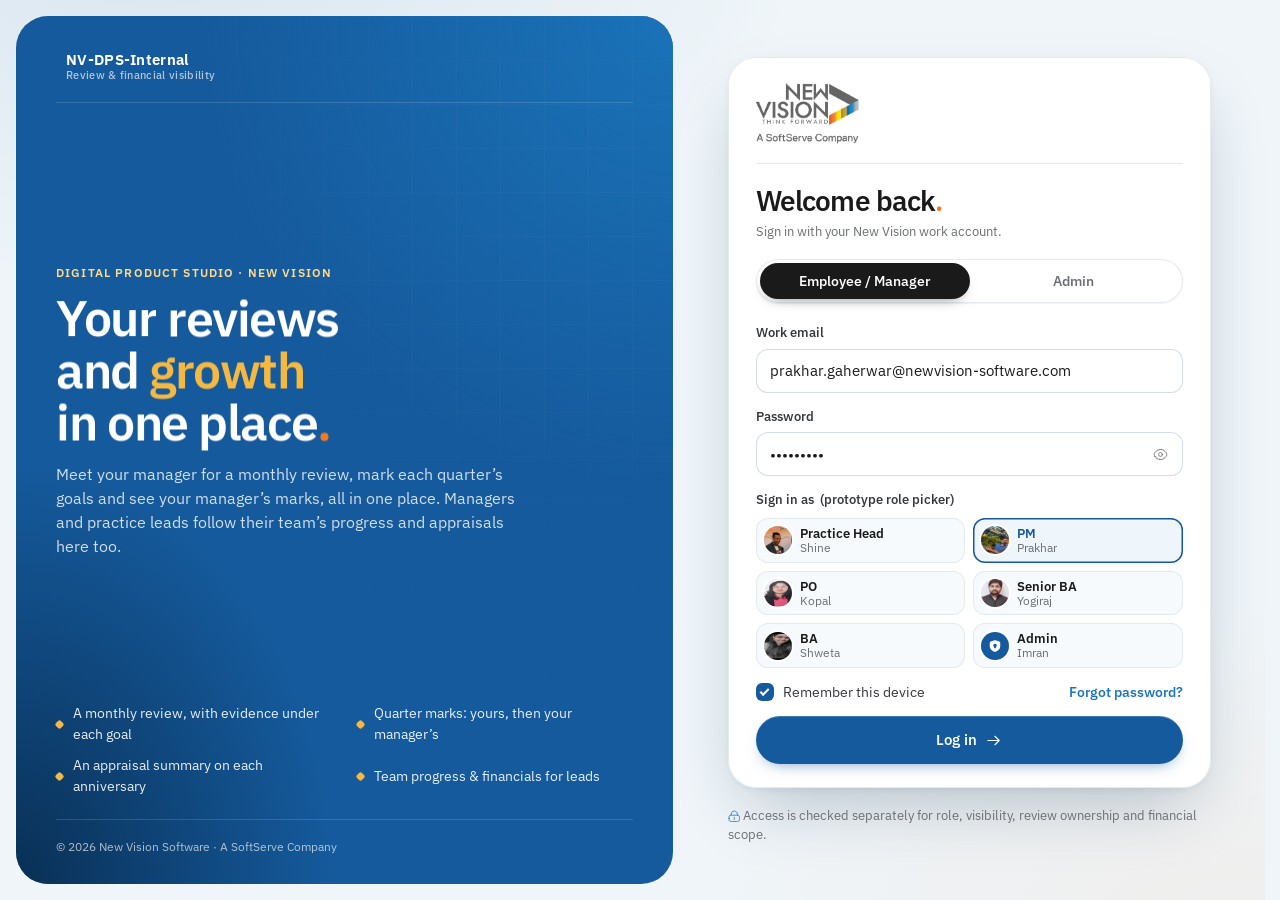
<file: index.html>
<!doctype html>
<html lang="en" data-theme="light"><!-- light only while dark mode is parked (DARK_MODE in js/ui.js); stops a dark flash before the scripts run -->
<head>
  <meta charset="utf-8">
  <meta name="viewport" content="width=device-width, initial-scale=1">
  <title>NV-DPS-Internal</title>
  <meta name="description" content="NV-DPS-Internal: the Digital Product Studio's internal platform for reviews and financial visibility (prototype).">
  <meta name="theme-color" content="#EFF5F9">
  <link rel="icon" href="assets/brand/nv-logo.png">
  <link rel="preconnect" href="https://fonts.googleapis.com">
  <link rel="preconnect" href="https://fonts.gstatic.com" crossorigin>
  <link href="https://fonts.googleapis.com/css2?family=IBM+Plex+Sans:ital,wght@0,300..700;1,400&display=swap" rel="stylesheet">
  <link rel="stylesheet" href="css/styles.css">
</head>
<body>
  <noscript>
    <main style="max-width:560px;margin:14vh auto;padding:24px;font:16px/1.6 system-ui,sans-serif;color:#1A1A1A">
      <h1 style="font-size:28px;letter-spacing:-.02em">NV-DPS-Internal needs JavaScript</h1>
      <p style="color:#6B6E73">This internal platform renders role-based dashboards in the browser. Enable JavaScript and reload to sign in.</p>
    </main>
  </noscript>
  <!-- Motion: GSAP; scrolling is native (no smooth-scroll or scroll-trigger library). Icons: Solar via Iconify. -->
  <script src="https://cdnjs.cloudflare.com/ajax/libs/gsap/3.12.5/gsap.min.js"></script>
  <script src="js/icons.js"></script>
  <script src="js/data.js"></script>
  <script src="js/ui.js"></script>
  <script src="js/review.js"></script>
  <script src="js/tags.js"></script>
  <script src="js/views-me.js"></script>
  <script src="js/views-org.js"></script>
  <script src="js/views-plus.js"></script>
  <script src="js/views-review.js"></script>
  <script src="js/import.js"></script>
  <script src="js/app.js"></script>
</body>
</html>
</file>
<file: css/styles.css>
/* tastemaker stamp: surface=app-shell + authored login | mood=premium corporate, light + dark | palette=New Vision brand (primary #155A9C, stripe accents #F47920 #F5B942) | type=IBM Plex Sans only | contrast=all text pairs >= 4.5 in both themes | critique scores: show-dont-tell 4, philosophy 4, hierarchy 4, specificity 5, restraint 4, variety 4 */
/* NV-DPS-Internal design system
   Palette: New Vision brand (logo + user-supplied palette), primary = blue. Light and dark themes share one token set.
   Type: IBM Plex Sans for everything (headings, body, labels, figures). One corporate family, no second face. */

:root {
  color-scheme: light;
  /* brand */
  --blue-950: #082B4D;
  --blue-900: #0B3A66;
  --blue-800: #155A9C;   /* accent ink · primary */
  --blue-600: #1B75BB;   /* link / icon accent */
  --blue-300: #8DB7E0;
  --blue-200: #BFD7EE;
  --blue-100: #DCEAF6;
  --blue-50:  #EEF5FB;
  --band:     #155A9C;   /* the blue brand band: same role in both themes */
  --orange:   #F47920;   /* brand accent, sparingly */
  --orange-ink: #B4530C;
  --orange-50: #FEF1E7;
  --gold:     #F5B942;
  --gold-text:#FFD98C;   /* small gold text on the blue band (5.2:1); --gold is display-size only there */
  --gold-50:  #FEF6E3;
  --steel:    #9FB8C9;
  --slate:    #6D6E71;

  /* neutrals */
  --canvas:   #EFF5F9;
  --canvas-2: #E5EEF4;
  --surface:  #FFFFFF;
  --surface-2:#F7FAFC;
  --surface-3:#F0F4F8;
  --ink:      #1A1A1A;
  --ink-2:    #34373C;
  --ink-3:    #6B6E73;
  --ink-4:    #9A9DA3;
  --line:     #E3EAF0;
  --line-2:   #D3DEE7;
  --hover-row: #F9FBFD;
  --on-ink:   #FFFFFF;   /* text on an ink-filled pill */
  --glow-a:   rgba(21, 90, 156, .10);
  --glow-b:   rgba(244, 121, 32, .06);
  --scrim:    rgba(12, 30, 52, .32);
  --chrome:   #1A1F27;   /* toasts & tooltips stay dark in both themes */

  /* semantic */
  --primary: #155A9C;
  --primary-hover: #114C85;
  --on-primary: #FFFFFF;
  --on-bad: #FFFFFF;
  --focus: 0 0 0 3px var(--surface), 0 0 0 5px var(--blue-600);
  /* hover glow for pills: a hairline plus a soft blur, never a solid ring (that is the focus style) */
  --hover-glow: 0 0 0 1px color-mix(in srgb, var(--blue-600) 16%, transparent), 0 0 12px -3px color-mix(in srgb, var(--blue-600) 42%, transparent);
  --hover-glow-in: inset 0 0 0 1px color-mix(in srgb, var(--blue-600) 14%, transparent), inset 0 0 12px color-mix(in srgb, var(--blue-600) 12%, transparent); /* inside a track */
  --ok: #117A4B;   --ok-bg: #E4F4EB;   --ok-dot: #1FA565;
  --warn: #8A5A00; --warn-bg: #FFF3D6; --warn-dot: #E8A317;
  --bad: #B42318;  --bad-bg: #FDECEA;  --bad-dot: #E0493B; --bad-ring: #F2C7C2;
  --info: #155A9C; --info-bg: #E6F0FA; --info-dot: #1B75BB;
  --neutral: #55585E; --neutral-bg: #EEF1F4; --neutral-dot: #9A9DA3;
  --lock: #0B3A66; --lock-bg: #E2EAF3;
  --sample-ink: #3E5A70; --sample-bg: #E3EBF1; --sample-ring: #D2DEE7; --sample-ic: #6F8CA2;

  /* stages */
  --stage-sky: #E3EEF8;
  --stage-peach: #FDF0E6;
  --stage-butter: #FEF5E0;
  --stage-mist: #E9EFF3;

  /* viz */
  --viz-actual: #155A9C;
  --viz-forecast: #8DB7E0;
  --viz-profit: #166534; /* profit: a forest-green line over the revenue columns, apart from both blues (CVD ΔE 17.3, normal 18.1) and from the Met marker green (19.0 / 19.4) */
  --tp-key: #C2410C;     /* Remaining, Target progress's key figure: burnt orange, 5.2:1 on the surface */
  --tp-gap: #B42318;     /* the Gap: what the forecast leaves short of the target, hatched on the bar and the card's edge */
  --pr-self: #D35F14;    /* self marks on the profile's Reviews tab: a deeper orange than --viz-2, 3.9:1 on the surface for bars and meters */
  --tp-gap-hatch: repeating-linear-gradient(-45deg, var(--tp-gap) 0 2px, var(--bad-bg) 2px 5px);
  --viz-goal: #1A1A1A;
  --viz-1: #1B75BB;
  --viz-2: #F47920;
  --viz-grid: #E6ECF1;
  --viz-axis: #C9D5DF;
  --bl-d: #155A9C; --bl-o: #8DB7E0; --bl-i-a: #D5E0E8; --bl-i-b: #EBF1F5; --bl-i-ring: #CFDAE3;
  --st-notstarted: #D3DEE7; --st-draft: #8DB7E0; --st-review: #1B75BB; --st-changes: #F47920; --st-done: #155A9C; --st-locked: #0B3A66;
  --link-stroke: #BCCEDD;

  /* shape */
  --r-xs: 8px; --r-sm: 10px; --r-md: 14px; --r-lg: 20px; --r-xl: 28px; --r-pill: 999px;
  --shadow-1: 0 1px 2px rgba(16, 45, 77, .04), 0 1px 1px rgba(16, 45, 77, .03);
  --shadow-2: 0 1px 2px rgba(16, 45, 77, .04), 0 10px 30px -12px rgba(16, 45, 77, .16);
  --shadow-3: 0 2px 6px rgba(16, 45, 77, .06), 0 30px 70px -20px rgba(16, 45, 77, .28);
  --ring: inset 0 0 0 1px var(--line);

  --font: 'IBM Plex Sans', 'Segoe UI', system-ui, -apple-system, sans-serif;
  --mono: var(--font);
  --serif: var(--font);

  --ease-out: cubic-bezier(.16, 1, .3, 1);
  --ease-io: cubic-bezier(.65, 0, .35, 1);
  --t-fast: 160ms; --t-med: 220ms; --t-slow: 420ms;

  /* sidebar: width follows the viewport (so 125-175% display scaling keeps the content wide enough),
     one gap on all four sides of the card, one padding inside it */
  --sidebar-w: clamp(268px, 22vw, 288px);
  --side-gap: 16px;
  --side-pad: 14px;
  --gutter: 28px;
  /* page background, shared by <body> and the sticky top bar so they meet without a seam */
  --page-bg: radial-gradient(1100px 620px at 12% -8%, var(--glow-a), transparent 60%), radial-gradient(900px 560px at 96% 104%, var(--glow-b), transparent 60%), var(--canvas);
}

/* dark theme: lighter surfaces for elevation, desaturated accents, off-white text.
   Follows the OS unless the viewer picked a theme; the toggle stamps data-theme on <html>. */
@media (prefers-color-scheme: dark) {
  :root:not([data-theme="light"]) {
    color-scheme: dark;
    --blue-950: #CFE3F5; --blue-900: #B5CFEA; --blue-800: #6CB4EC; --blue-600: #6CB4EC; --blue-300: #2C5680; --blue-200: #244A70; --blue-100: rgba(108, 180, 236, .18); --blue-50: rgba(108, 180, 236, .10);
    --band: #0F3F6E; --orange-ink: #F6A263; --orange-50: rgba(244, 121, 32, .14); --gold-50: rgba(245, 185, 66, .12); --steel: #52667A; --slate: #9AA3AE;
    --canvas: #0B1017; --canvas-2: #0F151E; --surface: #121923; --surface-2: #161E2A; --surface-3: #1C2633;
    --ink: #E7ECF2; --ink-2: #C3CCD8; --ink-3: #93A0B1; --ink-4: #66727F; --line: rgba(255, 255, 255, .08); --line-2: rgba(255, 255, 255, .14);
    --hover-row: rgba(255, 255, 255, .035); --on-ink: #0B1017; --glow-a: rgba(74, 159, 227, .10); --glow-b: rgba(244, 121, 32, .05); --scrim: rgba(0, 0, 0, .55); --chrome: #2A3441;
    --primary: #4A9FE3; --primary-hover: #6CB4EC; --on-primary: #06172A; --on-bad: #1A0D0B;
    --ok: #6FD39E; --ok-bg: rgba(111, 211, 158, .12); --ok-dot: #4CC585;
    --warn: #F0BE5E; --warn-bg: rgba(240, 190, 94, .12); --warn-dot: #E8A317;
    --bad: #F2887C; --bad-bg: rgba(242, 136, 124, .13); --bad-dot: #EE6A5B; --bad-ring: rgba(242, 136, 124, .35);
    --info: #7DB8EA; --info-bg: rgba(125, 184, 234, .13); --info-dot: #5AA9E6;
    --neutral: #AEB9C7; --neutral-bg: rgba(255, 255, 255, .07); --neutral-dot: #7C8796;
    --lock: #B5CFEA; --lock-bg: rgba(181, 207, 234, .10);
    --sample-ink: #A9BFD2; --sample-bg: rgba(169, 191, 210, .10); --sample-ring: rgba(169, 191, 210, .22); --sample-ic: #7F97AC;
    --stage-sky: #122236; --stage-peach: #24190F; --stage-butter: #231E10; --stage-mist: #151F2B;
    --viz-actual: #62ADE8; --viz-forecast: #2C5680; --viz-profit: #B7F0C8; --tp-key: #EE7A3F; --tp-gap: #F2887C; --pr-self: #DB6A2B; --viz-goal: #E7ECF2; --viz-1: #3D8FDB; --viz-2: #DB6A2B; --viz-grid: rgba(255, 255, 255, .07); --viz-axis: rgba(255, 255, 255, .16);
    --bl-d: #62ADE8; --bl-o: #2C5680; --bl-i-a: #243140; --bl-i-b: #1A2430; --bl-i-ring: rgba(255, 255, 255, .12);
    --st-notstarted: #2A3644; --st-draft: #2C5680; --st-review: #3D8FDB; --st-changes: #DB6A2B; --st-done: #62ADE8; --st-locked: #B5CFEA;
    --link-stroke: rgba(255, 255, 255, .14);
    --shadow-1: 0 1px 2px rgba(0, 0, 0, .35); --shadow-2: 0 1px 2px rgba(0, 0, 0, .35), 0 12px 30px -12px rgba(0, 0, 0, .6); --shadow-3: 0 0 0 1px rgba(255, 255, 255, .06), 0 30px 70px -20px rgba(0, 0, 0, .75);
    --hover-glow: 0 0 0 1px color-mix(in srgb, var(--blue-600) 24%, transparent), 0 0 16px -2px color-mix(in srgb, var(--blue-600) 45%, transparent); /* dark surfaces swallow a faint blur */
  }
}
:root[data-theme="dark"] {
  color-scheme: dark;
  --blue-950: #CFE3F5; --blue-900: #B5CFEA; --blue-800: #6CB4EC; --blue-600: #6CB4EC; --blue-300: #2C5680; --blue-200: #244A70; --blue-100: rgba(108, 180, 236, .18); --blue-50: rgba(108, 180, 236, .10);
  --band: #0F3F6E; --orange-ink: #F6A263; --orange-50: rgba(244, 121, 32, .14); --gold-50: rgba(245, 185, 66, .12); --steel: #52667A; --slate: #9AA3AE;
  --canvas: #0B1017; --canvas-2: #0F151E; --surface: #121923; --surface-2: #161E2A; --surface-3: #1C2633;
  --ink: #E7ECF2; --ink-2: #C3CCD8; --ink-3: #93A0B1; --ink-4: #66727F; --line: rgba(255, 255, 255, .08); --line-2: rgba(255, 255, 255, .14);
  --hover-row: rgba(255, 255, 255, .035); --on-ink: #0B1017; --glow-a: rgba(74, 159, 227, .10); --glow-b: rgba(244, 121, 32, .05); --scrim: rgba(0, 0, 0, .55); --chrome: #2A3441;
  --primary: #4A9FE3; --primary-hover: #6CB4EC; --on-primary: #06172A; --on-bad: #1A0D0B;
  --ok: #6FD39E; --ok-bg: rgba(111, 211, 158, .12); --ok-dot: #4CC585;
  --warn: #F0BE5E; --warn-bg: rgba(240, 190, 94, .12); --warn-dot: #E8A317;
  --bad: #F2887C; --bad-bg: rgba(242, 136, 124, .13); --bad-dot: #EE6A5B; --bad-ring: rgba(242, 136, 124, .35);
  --info: #7DB8EA; --info-bg: rgba(125, 184, 234, .13); --info-dot: #5AA9E6;
  --neutral: #AEB9C7; --neutral-bg: rgba(255, 255, 255, .07); --neutral-dot: #7C8796;
  --lock: #B5CFEA; --lock-bg: rgba(181, 207, 234, .10);
  --sample-ink: #A9BFD2; --sample-bg: rgba(169, 191, 210, .10); --sample-ring: rgba(169, 191, 210, .22); --sample-ic: #7F97AC;
  --stage-sky: #122236; --stage-peach: #24190F; --stage-butter: #231E10; --stage-mist: #151F2B;
  --viz-actual: #62ADE8; --viz-forecast: #2C5680; --viz-profit: #B7F0C8; --tp-key: #EE7A3F; --tp-gap: #F2887C; --pr-self: #DB6A2B; --viz-goal: #E7ECF2; --viz-1: #3D8FDB; --viz-2: #DB6A2B; --viz-grid: rgba(255, 255, 255, .07); --viz-axis: rgba(255, 255, 255, .16);
  --bl-d: #62ADE8; --bl-o: #2C5680; --bl-i-a: #243140; --bl-i-b: #1A2430; --bl-i-ring: rgba(255, 255, 255, .12);
  --st-notstarted: #2A3644; --st-draft: #2C5680; --st-review: #3D8FDB; --st-changes: #DB6A2B; --st-done: #62ADE8; --st-locked: #B5CFEA;
  --link-stroke: rgba(255, 255, 255, .14);
  --shadow-1: 0 1px 2px rgba(0, 0, 0, .35); --shadow-2: 0 1px 2px rgba(0, 0, 0, .35), 0 12px 30px -12px rgba(0, 0, 0, .6); --shadow-3: 0 0 0 1px rgba(255, 255, 255, .06), 0 30px 70px -20px rgba(0, 0, 0, .75);
  --hover-glow: 0 0 0 1px color-mix(in srgb, var(--blue-600) 24%, transparent), 0 0 16px -2px color-mix(in srgb, var(--blue-600) 45%, transparent);
}
/* The New Vision logo is used exactly as supplied, directly on its background: no recolouring, no plate. */

/* ---------- reset ---------- */
*, *::before, *::after { box-sizing: border-box; }
html { -webkit-text-size-adjust: 100%; text-size-adjust: 100%; scrollbar-gutter: stable; } /* no sideways shift when a drawer locks scrolling */
body {
  margin: 0; min-height: 100dvh; color: var(--ink);
  background: var(--canvas);
  font: 400 15px/1.5 var(--font); letter-spacing: 0;
  -webkit-font-smoothing: antialiased; -moz-osx-font-smoothing: grayscale;
  transition: background-color var(--t-med), color var(--t-med);
  overflow-x: hidden;
}
/* The page background is its own fixed layer, which the browser composites once. background-attachment: fixed
   on <body> made it repaint the whole window on every scroll frame. */
body::before { content: ""; position: fixed; inset: 0; z-index: -1; pointer-events: none; background: var(--page-bg); }
img { display: block; max-width: 100%; }
[hidden] { display: none !important; }
button, input, select, textarea { font: inherit; color: inherit; letter-spacing: inherit; }
button { cursor: pointer; background: none; border: 0; padding: 0; }
a { color: var(--blue-600); text-decoration: none; }
a:hover { text-decoration: underline; text-underline-offset: 3px; }
:focus-visible { outline: none; box-shadow: var(--focus); border-radius: 8px; }
::selection { background: var(--blue-100); }
h1, h2, h3, h4, p { margin: 0; }
table { border-collapse: collapse; width: 100%; }
.ic { display: inline-block; width: 1em; height: 1em; flex: none; vertical-align: -0.125em; overflow: visible; }
.sr-only { position: absolute !important; width: 1px; height: 1px; padding: 0; margin: -1px; overflow: hidden; clip: rect(0 0 0 0); white-space: nowrap; border: 0; }
.skip-link { position: fixed; left: 16px; top: 16px; transform: translateY(-80px); z-index: 200; background: var(--ink); color: var(--on-ink); padding: 10px 16px; border-radius: var(--r-pill); transition: transform var(--t-med) var(--ease-out); }
.skip-link:focus { transform: none; }

/* ---------- type ---------- */
.display { font-size: clamp(32px, 3.2vw, 48px); line-height: 1.08; letter-spacing: -0.025em; font-weight: 600; color: var(--ink); text-wrap: balance; }
.display-xl { font-size: clamp(38px, 4.4vw, 64px); line-height: 1.04; letter-spacing: -0.03em; font-weight: 600; text-wrap: balance; }
.h2 { font-size: 22px; line-height: 1.2; letter-spacing: -0.02em; font-weight: 580; }
.h3 { font-size: 16px; line-height: 1.3; letter-spacing: -0.01em; font-weight: 600; }
.accent { font-style: normal; font-weight: 600; color: var(--blue-800); }
.dot-o { color: var(--orange); }
.eyebrow { font: 600 11.5px/1.2 var(--font); letter-spacing: .1em; text-transform: uppercase; color: var(--ink-3); }
.mono { font-family: var(--font); font-variant-numeric: tabular-nums; letter-spacing: .01em; }
.lede { font-size: 16.5px; line-height: 1.55; color: var(--ink-3); max-width: 60ch; text-wrap: pretty; }
.muted { color: var(--ink-3); }
.faint { color: var(--ink-3); opacity: .85; }
.head-meta { display: inline-flex; align-items: center; gap: 6px; font-size: 13px; color: var(--ink-3); cursor: default; }
.head-meta .ic { color: var(--blue-600); font-size: 16px; }
.num { font-variant-numeric: tabular-nums; }
.small { font-size: 13px; }
.tiny { font-size: 12px; }
.strong { font-weight: 600; color: var(--ink); }
.split-word { display: inline-block; will-change: transform; }
.split-line { display: inline-block; overflow: hidden; vertical-align: top; padding-bottom: .08em; margin-bottom: -.08em; }

/* ---------- buttons ---------- */
.btn {
  --h: 40px; display: inline-flex; align-items: center; justify-content: center; gap: 8px;
  height: var(--h); padding: 0 18px; border-radius: var(--r-pill); font-weight: 550; font-size: 14px; white-space: nowrap;
  transition: background var(--t-fast) var(--ease-out), box-shadow var(--t-fast) var(--ease-out), transform var(--t-fast) var(--ease-out), color var(--t-fast);
  position: relative; user-select: none;
}
.btn:active:not(:disabled) { transform: translateY(1px) scale(.99); }
.btn .ic { font-size: 17px; }
.btn-primary { background: var(--primary); color: var(--on-primary); box-shadow: 0 1px 0 rgba(255,255,255,.18) inset, 0 6px 16px -8px rgba(21, 90, 156, .7); }
.btn-primary:hover:not(:disabled) { background: var(--primary-hover); }
.btn-secondary { background: var(--surface); color: var(--ink); box-shadow: inset 0 0 0 1px var(--line-2), var(--shadow-1); }
.btn-secondary:hover:not(:disabled) { box-shadow: inset 0 0 0 1px var(--steel), var(--shadow-1); background: var(--surface-2); }
.btn-ghost { color: var(--ink-2); }
.btn-ghost:hover:not(:disabled) { background: rgba(21, 90, 156, .06); color: var(--ink); }
.btn-danger { background: var(--surface); color: var(--bad); box-shadow: inset 0 0 0 1px var(--bad-ring); }
.btn-danger:hover:not(:disabled) { background: var(--bad-bg); }
.btn-danger-solid { background: var(--bad); color: var(--on-bad); }
.btn-danger-solid:hover:not(:disabled) { filter: brightness(.9); }
.btn-sm { --h: 32px; padding: 0 13px; font-size: 13px; }
.btn-lg { --h: 48px; padding: 0 24px; font-size: 15px; }
.btn-icon { width: var(--h); padding: 0; }
.btn:disabled, .btn[aria-disabled="true"] { opacity: .45; cursor: not-allowed; box-shadow: inset 0 0 0 1px var(--line-2); }
.btn-primary:disabled { background: var(--steel); box-shadow: none; opacity: .7; }
.btn.is-loading { color: transparent !important; pointer-events: none; }
.btn.is-loading::after { content: ""; position: absolute; width: 16px; height: 16px; border-radius: 50%; border: 2px solid currentColor; border-color: rgba(255,255,255,.9) rgba(255,255,255,.9) rgba(255,255,255,.25) rgba(255,255,255,.25); animation: spin .7s linear infinite; }
.btn-secondary.is-loading::after, .btn-ghost.is-loading::after { border-color: var(--blue-800) var(--blue-800) var(--blue-100) var(--blue-100); }
@keyframes spin { to { transform: rotate(360deg); } }
.link-btn { color: var(--blue-600); font-weight: 550; font-size: 13.5px; display: inline-flex; align-items: center; gap: 4px; border-radius: 6px; }
.link-btn:hover { color: var(--blue-800); text-decoration: underline; text-underline-offset: 3px; }
.kbd { font: 500 11px/1 var(--mono); padding: 3px 6px; border-radius: 6px; background: var(--surface-3); color: var(--ink-3); box-shadow: inset 0 -1px 0 var(--line-2); }

/* ---------- badges ---------- */
.badge { display: inline-flex; align-items: center; gap: 6px; height: 24px; padding: 0 10px 0 8px; border-radius: var(--r-pill); font-size: 12.5px; font-weight: 550; white-space: nowrap; background: var(--neutral-bg); color: var(--neutral); }
.badge::before { content: ""; width: 6px; height: 6px; border-radius: 50%; background: var(--neutral-dot); flex: none; }
.badge.no-dot { padding: 0 10px; } .badge.no-dot::before { display: none; }
.badge .ic { font-size: 13px; margin-left: -2px; }
.badge.has-icon::before { display: none; }
.b-ok { background: var(--ok-bg); color: var(--ok); } .b-ok::before { background: var(--ok-dot); }
.b-warn { background: var(--warn-bg); color: var(--warn); } .b-warn::before { background: var(--warn-dot); }
.b-bad { background: var(--bad-bg); color: var(--bad); } .b-bad::before { background: var(--bad-dot); }
.b-info { background: var(--info-bg); color: var(--info); } .b-info::before { background: var(--info-dot); }
.b-lock { background: var(--lock-bg); color: var(--lock); } .b-lock::before { background: var(--lock); }
.b-orange { background: var(--orange-50); color: var(--orange-ink); } .b-orange::before { background: var(--orange); }
.b-outline { background: transparent; box-shadow: inset 0 0 0 1px var(--line-2); color: var(--ink-3); }
.chip { display: inline-flex; align-items: center; gap: 6px; height: 28px; padding: 0 12px; border-radius: var(--r-pill); background: var(--surface); box-shadow: inset 0 0 0 1px var(--line); font-size: 12.5px; font-weight: 550; color: var(--ink-2); }
.chip .ic { font-size: 14px; color: var(--blue-600); }
.sample-tag { display: inline-flex; align-items: center; gap: 5px; font: 600 10.5px/1 var(--font); letter-spacing: .07em; text-transform: uppercase; color: var(--sample-ink); background: var(--sample-bg); box-shadow: inset 0 0 0 1px var(--sample-ring); padding: 5px 8px; border-radius: var(--r-pill); white-space: nowrap; }
.sample-tag .ic { color: var(--sample-ic); }
.mgr-hidden { display: inline-flex; align-items: center; gap: 6px; font-size: 12.5px; color: var(--ink-3); padding: 6px 10px; border-radius: 9px; background: var(--surface-3); white-space: nowrap; }

/* ---------- avatars ---------- */
.av { --s: 36px; display: inline-block; vertical-align: middle; width: var(--s); height: var(--s); border-radius: 50%; flex: none; position: relative; background: var(--surface-3); overflow: hidden; box-shadow: 0 0 0 2px var(--surface), 0 1px 3px rgba(16,45,77,.18); }
.av img { width: 100%; height: 100%; object-fit: cover; }
.av-tile { display: grid; place-items: center; color: #fff; font-weight: 600; font-size: calc(var(--s) * .42); letter-spacing: -.02em; }
.av-system { display: grid; place-items: center; background: var(--band); color: #fff; font-size: calc(var(--s) * .5); }
.av-xs { --s: 22px; } .av-sm { --s: 28px; } .av-md { --s: 40px; } .av-lg { --s: 56px; } .av-xl { --s: 88px; }
.av-stack { display: flex; } .av-stack .av { margin-left: -8px; } .av-stack .av:first-child { margin-left: 0; }
.av-stack .av-link { margin-left: -8px; border-radius: 50%; display: inline-flex; transition: transform var(--t-fast) var(--ease-out); } .av-stack .av-link:first-child { margin-left: 0; } .av-stack .av-link .av { margin-left: 0; }
.av-stack .av-link:hover { transform: translateY(-2px); position: relative; z-index: 1; }
.person { display: flex; align-items: center; gap: 12px; min-width: 0; }
.person-name { display: block; font-weight: 580; color: var(--ink); line-height: 1.25; white-space: nowrap; overflow: hidden; text-overflow: ellipsis; }
.person-sub { display: block; font-size: 12.5px; color: var(--ink-3); line-height: 1.3; white-space: nowrap; overflow: hidden; text-overflow: ellipsis; }
button.person { text-align: left; border-radius: 10px; }
button.person:hover .person-name { color: var(--blue-800); text-decoration: underline; text-underline-offset: 3px; text-decoration-color: var(--blue-200); }
.name-link { color: inherit; font: inherit; text-align: left; border-radius: 4px; }
.name-link:hover { color: var(--blue-800); text-decoration: underline; text-underline-offset: 3px; text-decoration-color: var(--blue-200); }

/* ---------- app shell ---------- */
.app { display: grid; grid-template-columns: var(--sidebar-w) minmax(0, 1fr); min-height: 100dvh; }
.sidebar {
  position: sticky; top: 0; height: 100dvh; padding: var(--side-gap); display: flex; flex-direction: column; z-index: 30;
}
/* the menu panel holds the nav only (the logo and the account sit at the top right); the nav scrolls inside it */
.sidebar-inner { flex: 1; display: flex; flex-direction: column; background: var(--surface); border-radius: var(--r-lg); box-shadow: var(--shadow-2), var(--ring); padding: var(--side-pad); min-height: 0; }
.sidebar-inner > :not(.nav) { flex: none; }
.brand { display: flex; align-items: center; gap: 11px; padding: 4px 0 16px 10px; border-bottom: 1px solid var(--line); margin-bottom: 10px; }
.brand-text { min-width: 0; padding-left: 11px; border-left: 1px solid var(--line); }
/* New Vision logo, exactly as supplied: no outline, filter, recolouring or backing, in any theme.
   The file (842x596) has transparent margins around the artwork (artwork box x 127-715, y 112-453), so the placement box
   is sized to the artwork and the whole, uncropped image is drawn in proportion and offset to sit in it. */
.logo-plate { --logo-h: 40px; position: relative; display: inline-block; flex: none; height: var(--logo-h); width: calc(var(--logo-h) * 589 / 342); }
.nv-logo { position: absolute; left: 0; top: 0; height: calc(var(--logo-h) * 596 / 342); width: auto; max-width: none; transform: translate(-15.083%, -18.792%); pointer-events: none; }
.brand-name { font-weight: 650; font-size: 15px; letter-spacing: .02em; line-height: 1.1; white-space: nowrap; } /* "NV-DPS-Internal" never breaks at a hyphen */
.brand-sub { font: 500 10.5px/1.3 var(--mono); color: var(--slate); letter-spacing: .03em; white-space: nowrap; }
.who { position: relative; display: flex; align-items: center; gap: 11px; }
.who .person-name { white-space: normal; text-wrap: balance; }
.who .person-sub { font-size: 12px; }
.who .chev { flex: none; }
.lifecycle.is-compact .lc-name { font-size: 10px; letter-spacing: .03em; white-space: nowrap; }
.lc-name { padding: 0 2px; }
@media (max-width: 520px) { .lifecycle .lc-name { font-size: 9.5px; letter-spacing: 0; } .lifecycle:not(.is-compact) .lc-name { white-space: normal; } }
/* The nav takes whatever height the card has left and scrolls when the role's pages don't fit
   (short laptop screens, 125-175% display scaling). It spans the card's full width so the active
   bar can sit on the card edge, and fades its top/bottom edge while there is more to scroll. */
.nav {
  --fade-top: 0px; --fade-bot: 0px; --sbw: 0px; /* --sbw: scrollbar width, measured in JS; it comes out of the right padding so items keep their width */
  display: flex; flex-direction: column; gap: 2px; position: relative;
  flex: 1 1 auto; min-height: 0; overflow-x: hidden; overflow-y: auto; overscroll-behavior: contain;
  margin-inline: calc(-1 * var(--side-pad)); padding: 0 max(6px, var(--side-pad) - var(--sbw)) 6px var(--side-pad);
  scrollbar-width: thin; scrollbar-color: var(--ink-4) transparent;
  -webkit-mask-image: linear-gradient(to bottom, transparent, #000 var(--fade-top), #000 calc(100% - var(--fade-bot)), transparent);
  mask-image: linear-gradient(to bottom, transparent, #000 var(--fade-top), #000 calc(100% - var(--fade-bot)), transparent);
}
.nav:hover { scrollbar-color: var(--ink-3) transparent; }
.nav.can-up { --fade-top: 22px; }
.nav.can-down { --fade-bot: 28px; }
.nav > * { flex: none; }
.nav-label { font: 500 10.5px/1 var(--mono); letter-spacing: .1em; text-transform: uppercase; color: var(--ink-3); padding: 14px 10px 8px; }
.nav-item { position: relative; display: flex; align-items: center; gap: 11px; min-height: 40px; padding: 8px 10px; border-radius: var(--r-sm); color: var(--ink-3); font-weight: 520; font-size: 14px; line-height: 1.3; z-index: 1; transition: color var(--t-fast), background-color var(--t-fast); text-decoration: none !important; }
.nav-item > span:not(.count):not(.hint) { text-wrap: balance; }
.nav-item .ic { flex: none; font-size: 19px; color: var(--ink-4); transition: color var(--t-fast); }
.nav-item:hover { color: var(--ink); }
.nav-item:hover .ic { color: var(--ink-3); }
.nav-item[aria-current="page"] { color: var(--ink); font-weight: 600; }
.nav-item[aria-current="page"] .ic { color: var(--blue-800); }
.nav-item .count { flex: none; margin-left: auto; font: 600 11px/1 var(--mono); background: var(--orange-50); color: var(--orange-ink); padding: 4px 7px; border-radius: var(--r-pill); }
.nav-item.is-disabled { color: var(--ink-4); cursor: not-allowed; }
.nav-item.is-disabled .ic { color: var(--ink-4); opacity: .6; }
.nav-item .hint { flex: none; margin-left: auto; font: 500 10.5px/1 var(--mono); color: var(--ink-4); }
.nav-thumb { position: absolute; top: 0; left: var(--side-pad); right: max(6px, var(--side-pad) - var(--sbw)); height: 40px; border-radius: var(--r-sm); background: var(--blue-50); box-shadow: inset 0 0 0 1px var(--blue-100); z-index: 0; pointer-events: none; transition: transform var(--t-slow) var(--ease-out), opacity var(--t-fast); }
.nav-thumb::before { content: ""; position: absolute; left: calc(-1 * var(--side-pad)); top: 11px; bottom: 11px; width: 3px; border-radius: 0 3px 3px 0; background: var(--blue-800); }
.account-btn { display: flex; align-items: center; gap: 10px; padding: 8px; border-radius: var(--r-sm); width: 100%; text-align: left; transition: background var(--t-fast); }
.account-btn:hover { background: var(--surface-3); }
.account-btn .chev { margin-left: auto; color: var(--ink-4); font-size: 16px; }

.main { min-width: 0; display: flex; flex-direction: column; }
.topbar { position: sticky; top: 0; z-index: 25; display: flex; align-items: center; gap: 12px; padding: var(--side-gap) var(--gutter) 12px; }
/* The bar paints the page's own background, sized to the window and offset by the bar's position (set in app.js),
   so it lines up exactly with the fixed page layer beside the sidebar (a flat fill here drew a visible seam at the
   sidebar's edge). It fades out at the bottom. */
.topbar::before { content: ""; position: absolute; inset: 0; z-index: -1; pointer-events: none; background: var(--page-bg); background-size: var(--vw, 100vw) var(--vh, 100vh); background-position: var(--tb-x, 0px) var(--tb-y, 0px); background-repeat: no-repeat; -webkit-mask-image: linear-gradient(#000 70%, transparent); mask-image: linear-gradient(#000 70%, transparent); }
.crumbs { display: flex; align-items: center; gap: 8px; font-size: 13px; color: var(--ink-3); min-width: 0; }
.crumbs b { color: var(--ink); font-weight: 580; white-space: nowrap; overflow: hidden; text-overflow: ellipsis; }
.crumbs .ic { color: var(--ink-4); }
.crumbs .crumb-home { color: inherit; border-radius: 6px; transition: color var(--t-fast); }
.crumbs .crumb-home:hover { color: var(--ink); }
.topbar-actions { margin-left: auto; display: flex; align-items: center; gap: 8px; }
.search-btn { display: inline-flex; align-items: center; gap: 10px; height: 40px; padding: 0 8px 0 14px; min-width: 260px; border-radius: var(--r-pill); background: var(--surface); box-shadow: var(--shadow-1), inset 0 0 0 1px var(--line); color: var(--ink-4); font-size: 13.5px; transition: box-shadow var(--t-fast); }
.search-btn:hover { box-shadow: var(--shadow-1), inset 0 0 0 1px var(--steel); }
.search-btn .ic { font-size: 17px; color: var(--ink-3); }
.search-btn .kbd { margin-left: auto; }
.icon-btn { width: 40px; height: 40px; border-radius: 50%; display: grid; place-items: center; background: var(--surface); box-shadow: var(--shadow-1), inset 0 0 0 1px var(--line); color: var(--ink-2); position: relative; transition: box-shadow var(--t-fast), color var(--t-fast); }
.icon-btn:hover { color: var(--ink); box-shadow: var(--shadow-1), inset 0 0 0 1px var(--steel); }
.icon-btn .ic { font-size: 19px; }
.icon-btn .pip { position: absolute; top: 9px; right: 10px; width: 8px; height: 8px; border-radius: 50%; background: var(--orange); box-shadow: 0 0 0 2px var(--surface); }
.menu-btn { display: grid; flex: none; }
/* while the panel is open its button sits inside it, at the top; the bar's button only shows while the panel is closed */
.side-top { display: flex; align-items: center; padding: 0 0 4px 2px; }
.side-menu-btn { background: none; box-shadow: none; color: var(--ink-3); }
.side-menu-btn:hover { background: var(--surface-3); box-shadow: none; color: var(--ink); }
/* On a wide screen the bar's button folds away as the panel opens and unfolds as it closes, in step with the panel's own
   slide (420ms, ease-out), so the logo and the trail beside it glide over instead of jumping; it fades out quickly and
   back in once it has room. The width is the one layout property animated here, alongside the panel's own column. */
@media (min-width: 1025px) {
  .bar-menu-btn { overflow: hidden; transition: width var(--t-slow) var(--ease-out), margin-right var(--t-slow) var(--ease-out), opacity var(--t-med) var(--ease-out) 120ms, visibility 0s; }
  .app:not(.nav-collapsed) .bar-menu-btn { width: 0; margin-right: -12px; opacity: 0; visibility: hidden; pointer-events: none;
    transition: width var(--t-slow) var(--ease-out), margin-right var(--t-slow) var(--ease-out), opacity var(--t-fast) var(--ease-out), visibility 0s linear var(--t-slow); }
}
@media (prefers-reduced-motion: reduce) { .bar-menu-btn, .app:not(.nav-collapsed) .bar-menu-btn { transition: none; } }
/* the top right: the account (photo, name and role, one button) */
.top-who { width: auto; flex: none; gap: 9px; height: 40px; padding: 4px 10px 4px 4px; border-radius: var(--r-pill); background: var(--surface); box-shadow: var(--shadow-1), inset 0 0 0 1px var(--line); }
.top-who:hover { background: var(--surface); box-shadow: var(--shadow-1), inset 0 0 0 1px var(--steel); }
.top-who .av { --s: 32px; box-shadow: none; }
.top-who-text { display: grid; min-width: 0; line-height: 1.2; }
.top-who .person-name { font-size: 13.5px; font-weight: 600; white-space: nowrap; }
.top-who .person-sub { font-size: 11.5px; white-space: nowrap; }
.top-who .chev { margin-left: 0; }
/* the top left: the New Vision logo and the app's name, drawn straight on the page, then the trail (a hairline between them).
   It's the way home, as a logo there usually is */
.top-brand { display: flex; align-items: center; gap: 0; flex: none; height: 48px; padding-right: 16px; margin-right: 4px; border-right: 1px solid var(--line-2); border-radius: 6px 0 0 6px; color: inherit; text-decoration: none !important; }
.top-brand:focus-visible { outline: 2px solid var(--blue-600); outline-offset: 3px; }
.top-brand .brand-name { color: var(--ink); transition: color var(--t-fast) var(--ease-out); }
@media (hover: hover) and (pointer: fine) { .top-brand:hover .brand-name { color: var(--primary); } }
/* the name folds away (width and fade, with the panel's 420ms) when the bar runs short of room, rather than popping out */
.top-brand .brand-text { display: grid; gap: 1px; max-width: 200px; margin-left: 12px; padding-left: 10px; border-left: 1px solid var(--line); overflow: hidden; white-space: nowrap; transition: max-width var(--t-slow) var(--ease-out), margin-left var(--t-slow) var(--ease-out), padding-left var(--t-slow) var(--ease-out), opacity var(--t-med) var(--ease-out), border-color var(--t-med); }
@media (prefers-reduced-motion: reduce) { .top-brand .brand-text { transition: none; } }
.top-brand .brand-name { font-size: 13.5px; }
.top-brand .brand-sub { font-size: 10px; }
/* the menu panel opens and closes beside the page on a wide screen: the column narrows to nothing as the panel fades and
   slides off, and the page takes the room */
@media (min-width: 1025px) {
  .app { transition: grid-template-columns var(--t-slow) var(--ease-out); }
  .sidebar { transition: opacity var(--t-med) var(--ease-out), transform var(--t-slow) var(--ease-out); }
  .app.nav-collapsed { grid-template-columns: 0px minmax(0, 1fr); }
  .app.nav-collapsed .sidebar { width: var(--sidebar-w); opacity: 0; transform: translateX(-28px); visibility: hidden; pointer-events: none;
    transition: opacity var(--t-fast) var(--ease-out), transform var(--t-slow) var(--ease-out), visibility 0s linear var(--t-slow); }
}
@media (prefers-reduced-motion: reduce) { .app, .sidebar, .app.nav-collapsed .sidebar { transition: none; } }

.view { padding: 8px var(--gutter) 64px; max-width: 1320px; width: 100%; margin: 0 auto; }
.view:focus { outline: none; }
.page-head { display: grid; grid-template-columns: minmax(0, 1fr) auto; align-items: end; gap: 24px; padding: 18px 0 28px; }
.page-head .eyebrow { margin-bottom: 14px; display: flex; align-items: center; gap: 10px; flex-wrap: wrap; }
.page-head .lede { margin-top: 12px; }
.head-actions { display: flex; gap: 10px; align-items: center; flex-wrap: wrap; justify-content: flex-end; min-width: 0; max-width: 100%; }
/* a long switch (twelve months and All) scrolls in its own row instead of widening the page */
.head-actions .seg { max-width: 100%; overflow-x: auto; scrollbar-width: none; overscroll-behavior-x: contain; }
.head-actions .seg::-webkit-scrollbar { display: none; }

/* ---------- surfaces ---------- */
.card { background: var(--surface); border-radius: var(--r-lg); box-shadow: var(--shadow-1), var(--ring); position: relative; }
.card-pad { padding: 22px 24px; }
.card-head { display: flex; align-items: center; gap: 12px; padding: 18px 22px 14px; flex-wrap: wrap; }
.card-head .h3 { display: flex; align-items: center; gap: 8px; }
.card-head .spacer { margin-left: auto; }
.card-head + .card-body { padding-top: 0; }
.card-body { padding: 0 22px 20px; }
.card-foot { border-top: 1px solid var(--line); padding: 12px 22px; display: flex; align-items: center; gap: 12px; font-size: 13px; color: var(--ink-3); }
.card.is-flat { box-shadow: var(--ring); }
.section { margin-top: 28px; }
.section-head { display: flex; align-items: flex-end; gap: 16px; margin-bottom: 14px; flex-wrap: wrap; }
.section-head .h2 { display: flex; align-items: center; gap: 10px; }
.section-head p { color: var(--ink-3); font-size: 14px; margin-top: 4px; }
.section-head .spacer { margin-left: auto; }
.grid { display: grid; gap: 16px; }
.g-2 { grid-template-columns: repeat(2, minmax(0, 1fr)); }
.g-3 { grid-template-columns: repeat(3, minmax(0, 1fr)); }
.g-4 { grid-template-columns: repeat(4, minmax(0, 1fr)); }
.g-main-side { grid-template-columns: minmax(0, 1.65fr) minmax(300px, 1fr); }
.g-side-main { grid-template-columns: minmax(280px, .9fr) minmax(0, 2fr); }
.stack { display: flex; flex-direction: column; gap: 16px; }
.hstack { display: flex; align-items: center; gap: 10px; flex-wrap: wrap; }
.divider { height: 1px; background: var(--line); margin: 16px 0; }

/* stage: tinted panel holding white product cards */
.stage { border-radius: var(--r-xl); padding: 28px; position: relative; overflow: hidden; }
.stage-sky { background: var(--stage-sky); }
.stage-peach { background: var(--stage-peach); }
.stage-butter { background: var(--stage-butter); }
.stage-mist { background: var(--stage-mist); }
.band { background: var(--band); color: #fff; border-radius: var(--r-xl); position: relative; overflow: hidden; isolation: isolate; }
.band::before { content: ""; position: absolute; inset: 0; z-index: -1; background:
  radial-gradient(120% 90% at 100% 0%, rgba(27, 117, 187, .9), transparent 60%),
  radial-gradient(80% 80% at 0% 100%, rgba(8, 43, 77, .9), transparent 60%); }
.band::after { content: ""; position: absolute; inset: 0; z-index: -1; opacity: .5; background-image: linear-gradient(rgba(255,255,255,.06) 1px, transparent 1px), linear-gradient(90deg, rgba(255,255,255,.06) 1px, transparent 1px); background-size: 44px 44px; mask-image: radial-gradient(90% 90% at 80% 20%, #000, transparent 75%); }
.band .eyebrow { color: rgba(255,255,255,.7); }
.band .muted, .band .lede { color: rgba(255,255,255,.78); }
.band .card .muted, .band .card .lede { color: var(--ink-3); } /* a light card sitting on the band keeps the page's muted ink */
.band .accent { color: var(--gold); }
.band .btn-primary { background: #fff; color: #0B3A66; box-shadow: 0 10px 24px -12px rgba(0,0,0,.5); }
.band .btn-primary:hover { background: var(--blue-50); }
.band .btn-ghost { color: #fff; }
.band .btn-ghost:hover { background: rgba(255,255,255,.12); color: #fff; }

/* ---------- KPI tiles ---------- */
.kpis { display: grid; grid-template-columns: repeat(4, minmax(0, 1fr)); gap: 14px; }
.kpi { background: var(--surface); border-radius: var(--r-lg); padding: 18px 20px 18px; box-shadow: var(--shadow-1), var(--ring); display: flex; flex-direction: column; gap: 6px; min-width: 0; position: relative; }
.kpi-label { display: flex; align-items: center; gap: 8px; font-size: 13px; color: var(--ink-3); font-weight: 500; }
.kpi-label .ic { font-size: 16px; color: var(--blue-600); }
.kpi-value { font-size: 32px; line-height: 1.1; letter-spacing: -0.035em; font-weight: 560; color: var(--ink); display: flex; align-items: baseline; gap: 6px; margin-top: 4px; }
.kpi-value small { font-size: 15px; letter-spacing: -0.01em; color: var(--ink-3); font-weight: 500; }
.kpi-go { position: absolute; top: 16px; right: 16px; width: 28px; height: 28px; border-radius: 50%; display: grid; place-items: center; color: var(--ink-3); background: var(--surface-3); font-size: 15px; transition: background var(--t-fast), color var(--t-fast), transform var(--t-med) var(--ease-out); pointer-events: none; }
.kpi:has(.kpi-go) .kpi-label { padding-right: 30px; } /* the title wraps before the corner arrow (28px, 16px from the edge) */
.kpi:has(a.kpi-link):hover .kpi-go { background: var(--primary); color: var(--on-primary); }
.kpi-sub { font-size: 12.5px; color: var(--ink-3); }
.kpi.is-alert .kpi-value { color: var(--bad); }
.kpi.is-warn .kpi-value { color: var(--orange-ink); }
.kpi-spark { position: absolute; right: 16px; top: 16px; }
.kpi a.kpi-link { position: absolute; inset: 0; border-radius: inherit; }
.kpi:has(a.kpi-link):hover { box-shadow: var(--shadow-2), inset 0 0 0 1px var(--blue-200); }

/* ---------- appraisal card ---------- */
/* upcoming appraisals: month calendar beside the upcoming list */
.appr-layout { display: grid; grid-template-columns: minmax(0, 2fr) minmax(300px, 1fr); gap: 16px; align-items: start; }
.cal-card { padding: 18px 20px 18px; }
.cal-head { display: flex; align-items: center; gap: 6px 12px; flex-wrap: wrap; margin-bottom: 14px; }
.cal-head .h3 { font-size: 18px; }
.cal-nav { margin-left: auto; display: flex; align-items: center; gap: 6px; }
.cal-dow, .cal-grid { display: grid; grid-template-columns: repeat(7, minmax(0, 1fr)); gap: 6px; }
.cal-dow { padding-bottom: 8px; font: 600 11px/1 var(--font); letter-spacing: .08em; text-transform: uppercase; color: var(--ink-3); text-align: center; }
.cal-day { display: flex; flex-direction: column; gap: 4px; min-width: 0; min-height: 92px; padding: 6px; border-radius: var(--r-sm); background: var(--surface-2); box-shadow: inset 0 0 0 1px var(--line); }
.cal-day.is-weekend { background: var(--canvas-2); }
.cal-day.is-out { background: transparent; box-shadow: none; }
.cal-day.is-today { box-shadow: inset 0 0 0 2px var(--primary); }
.cal-n { align-self: flex-start; min-width: 22px; padding: 4px 6px; border-radius: var(--r-pill); font: 600 12px/1 var(--font); font-variant-numeric: tabular-nums; text-align: center; color: var(--ink-2); }
.cal-day.is-today .cal-n { background: var(--primary); color: var(--on-primary); }
.cal-chip { display: flex; align-items: center; gap: 5px; width: 100%; min-width: 0; padding: 3px 7px 3px 3px; border-radius: var(--r-pill); background: var(--surface); box-shadow: inset 0 0 0 1px var(--line-2); font-size: 12px; font-weight: 550; color: var(--ink); text-align: left; transition: box-shadow var(--t-fast); }
.cal-name { flex: 1; min-width: 0; overflow: hidden; text-overflow: ellipsis; white-space: nowrap; }
.cal-av { position: relative; display: inline-flex; flex: none; }
.cal-av .cal-dot { position: absolute; right: -2px; bottom: -2px; box-shadow: 0 0 0 2px var(--surface); } /* status rides on the photo's corner */
.cal-chip:hover { box-shadow: inset 0 0 0 1px var(--blue-300); }
.cal-chip.is-past { opacity: .62; }
.cal-dot { width: 8px; height: 8px; border-radius: 50%; flex: none; display: inline-block; }
.cal-dot.is-past { background: transparent; box-shadow: inset 0 0 0 1.5px var(--ink-4); }
.cal-more { padding-left: 6px; font-size: 11.5px; color: var(--ink-3); cursor: default; }
.cal-legend { margin-top: 14px; }
.appr-item .person { flex: 1; min-width: 0; }
.appr-item .person-sub { white-space: normal; } /* the date, countdown and quarters wrap rather than cut off */
.appr-item .meta { flex-direction: column; align-items: flex-end; gap: 4px; }
.appr-act { margin-top: 8px; }

/* ---------- tables ---------- */
.table-wrap { overflow-x: auto; position: relative; } /* contains the sr-only header labels, which otherwise widen the page on phones */
.table { font-size: 14px; }
.table th { text-align: left; font: 500 11.5px/1.2 var(--mono); text-transform: uppercase; letter-spacing: .06em; color: var(--ink-3); padding: 12px 14px; background: var(--surface-2); border-bottom: 1px solid var(--line); white-space: nowrap; }
.table th:first-child { padding-left: 22px; } .table td:first-child { padding-left: 22px; }
.table th:last-child, .table td:last-child { padding-right: 22px; }
.table td { padding: 13px 14px; border-bottom: 1px solid var(--line); color: var(--ink-2); vertical-align: middle; }
.table tr:last-child td { border-bottom: 0; }
.table tbody tr { transition: background var(--t-fast); }
.table tbody tr:hover { background: var(--hover-row); }
.table tbody tr.is-clickable { cursor: pointer; }
.table tbody tr.is-flash { animation: row-flash 1.6s var(--ease-out); } /* the row you came back from */
@keyframes row-flash { 0%, 35% { background: var(--blue-50); } 100% { background: transparent; } }
.table tbody tr.is-archived td { color: var(--ink-4); }
.table tbody tr.is-archived .av { filter: grayscale(1); opacity: .6; }
.table .r { text-align: right; }
.table td.num, .table th.r { white-space: nowrap; } /* "₹17.1 L" never splits across lines */
.table .nowrap { white-space: nowrap; }
.nowrap { white-space: nowrap; }
.table th.sortable { cursor: pointer; user-select: none; }
.table th.sortable:hover { color: var(--ink); }
.table th .sort-ic { opacity: .5; font-size: 12px; vertical-align: -1px; }
.table th[aria-sort="ascending"] .sort-ic, .table th[aria-sort="descending"] .sort-ic { opacity: 1; color: var(--blue-800); }
.table tr.sub-row td { background: var(--surface-2); padding-top: 10px; padding-bottom: 10px; }
.table tr.sub-row td:first-child { padding-left: 58px; }
.table-foot { padding: 12px 22px; font-size: 13px; color: var(--ink-3); border-top: 1px solid var(--line); display: flex; align-items: center; gap: 12px; }
.card > .table-wrap:first-child .table th:first-child { border-top-left-radius: var(--r-lg); }
.card > .table-wrap:first-child .table th:last-child { border-top-right-radius: var(--r-lg); }
.cell-var.pos { color: var(--ok); } .cell-var.neg { color: var(--bad); }
.expander { width: 26px; height: 26px; border-radius: 8px; display: inline-grid; place-items: center; color: var(--ink-3); transition: transform var(--t-med) var(--ease-out), background var(--t-fast); margin-right: 6px; }
.expander:hover { background: var(--surface-3); color: var(--ink); }
[aria-expanded="true"] > .expander, .expander[aria-expanded="true"] { transform: rotate(90deg); }

/* ---------- toolbar / filters ---------- */
.toolbar { display: flex; align-items: center; gap: 10px; padding: 14px 22px; border-bottom: 1px solid var(--line); flex-wrap: wrap; }
.search-field { display: flex; align-items: center; gap: 8px; height: 36px; padding: 0 12px; border-radius: var(--r-pill); background: var(--surface-2); box-shadow: inset 0 0 0 1px var(--line); min-width: 220px; flex: 1; max-width: 340px; transition: box-shadow var(--t-fast), background var(--t-fast); }
.search-field:focus-within { background: var(--surface); box-shadow: inset 0 0 0 1px var(--blue-600), 0 0 0 3px var(--blue-100); }
.search-field input { border: 0; outline: 0; background: transparent; width: 100%; font-size: 13.5px; }
.search-field input:focus-visible { box-shadow: none; } /* the pill shows focus via :focus-within */
.search-field input::-webkit-search-cancel-button { cursor: pointer; }

/* ---------- styled select + combobox (replace native <select> menus and <datalist>) ---------- */
.xsel { position: relative; min-width: 0; }
.xsel-native { position: absolute !important; width: 1px; height: 1px; opacity: 0; pointer-events: none; overflow: hidden; clip: rect(0 0 0 0); margin: 0; }
.select.xsel-btn { display: flex; align-items: center; gap: 10px; text-align: left; cursor: pointer; background-image: none; padding-right: 12px; }
.xsel-btn .xsel-val { flex: 1; min-width: 0; white-space: nowrap; overflow: hidden; text-overflow: ellipsis; }
.xsel-btn .xsel-chev { color: var(--ink-3); font-size: 16px; transition: transform var(--t-med) var(--ease-out), color var(--t-fast); }
.xsel-btn[aria-expanded="true"] { box-shadow: inset 0 0 0 1px var(--blue-600), 0 0 0 4px var(--blue-100); }
.xsel-btn[aria-expanded="true"] .xsel-chev { transform: rotate(180deg); color: var(--blue-800); }
.xsel-btn:disabled { cursor: default; }
.xsel-list, .combo-list { background: var(--surface); border-radius: var(--r-md); box-shadow: var(--shadow-3), var(--ring); padding: 6px; max-height: 300px; overflow-y: auto; overscroll-behavior: contain; }
.xsel-list { position: fixed; z-index: 150; max-width: min(420px, calc(100vw - 16px)); }
.xsel-opt { display: flex; align-items: center; gap: 12px; padding: 9px 10px 9px 12px; border-radius: 10px; font-size: 14px; color: var(--ink-2); cursor: pointer; white-space: nowrap; }
.xsel-opt .ic { margin-left: auto; font-size: 16px; color: var(--blue-800); opacity: 0; }
.xsel-opt[aria-selected="true"] { color: var(--ink); font-weight: 600; }
.xsel-opt[aria-selected="true"] .ic { opacity: 1; }
.xsel-opt.is-active { background: var(--blue-50); color: var(--ink); }
.xsel-opt[aria-disabled="true"] { color: var(--ink-4); cursor: default; }
.combo { position: relative; }
.combo-list { position: absolute; top: calc(100% + 8px); right: 0; z-index: 40; width: min(380px, calc(100vw - 32px)); }
.combo-under { left: 0; right: 0; width: auto; top: calc(100% + 6px); }
.combo-item { display: flex; align-items: center; gap: 12px; padding: 8px 10px; border-radius: 10px; cursor: pointer; }
.combo-item[aria-selected="true"] { background: var(--blue-50); }
.combo-text { display: flex; flex-direction: column; min-width: 0; flex: 1; line-height: 1.25; }
.combo-text b { font-size: 14px; font-weight: 580; color: var(--ink); white-space: nowrap; overflow: hidden; text-overflow: ellipsis; }
.combo-text small { font-size: 12.5px; color: var(--ink-3); white-space: nowrap; overflow: hidden; text-overflow: ellipsis; }
.combo-item mark { background: transparent; color: var(--blue-800); font-weight: 650; }
.combo-meta { font: 600 10.5px/1 var(--font); letter-spacing: .06em; text-transform: uppercase; color: var(--blue-800); background: var(--blue-50); padding: 5px 8px; border-radius: var(--r-pill); white-space: nowrap; }
.combo-item[aria-selected="true"] .combo-meta { background: var(--surface); }
.combo-empty { padding: 18px 14px; font-size: 13.5px; color: var(--ink-3); text-align: center; }
.search-field .ic { color: var(--ink-3); font-size: 16px; }
.filter-pills { display: flex; gap: 6px; flex-wrap: wrap; }
.fpill { height: 32px; padding: 0 12px; border-radius: var(--r-pill); font-size: 13px; font-weight: 520; color: var(--ink-3); box-shadow: inset 0 0 0 1px var(--line); background: var(--surface); transition: color var(--t-fast), background-color var(--t-fast), box-shadow var(--t-fast); display: inline-flex; align-items: center; gap: 6px; }
.fpill:hover { color: var(--ink); box-shadow: inset 0 0 0 1px var(--line-2); }
.fpill[aria-pressed="true"] { background: var(--ink); color: var(--on-ink); box-shadow: none; }
.fpill .n { font: 500 11px/1 var(--mono); opacity: .7; }

/* ---------- segmented ---------- */
.seg { display: inline-flex; position: relative; padding: 4px; border-radius: var(--r-pill); background: var(--surface); box-shadow: var(--shadow-1), inset 0 0 0 1px var(--line); }
.seg button, .seg a { position: relative; z-index: 1; height: 36px; padding: 0 18px; border-radius: var(--r-pill); font-size: 14px; font-weight: 550; color: var(--ink-3); display: inline-flex; align-items: center; gap: 8px; transition: color var(--t-med); text-decoration: none !important; white-space: nowrap; }
/* hover never recolours the selected label (it sits on the ink thumb) or a disabled one */
.seg :is(button, a):not([aria-selected="true"], [aria-disabled="true"]):hover { color: var(--ink); }
.seg [aria-selected="true"], .seg [aria-current="page"] { color: var(--on-ink); }
.seg .seg-thumb { position: absolute; top: 4px; bottom: 4px; left: 0; border-radius: var(--r-pill); background: var(--ink); box-shadow: 0 6px 14px -8px rgba(0,0,0,.6); transition: transform var(--t-slow) var(--ease-out); }
/* hover glows fade in on their own layer (opacity only), under the label */
.seg :is(button, a)::before, .seg .seg-thumb::after { content: ""; position: absolute; inset: 0; border-radius: inherit; pointer-events: none; opacity: 0; transition: opacity var(--t-fast) var(--ease-out); }
.seg :is(button, a)::before { z-index: -1; box-shadow: var(--hover-glow-in); }
.seg .seg-thumb::after { box-shadow: var(--hover-glow); }
.seg .count { font: 600 11px/1 var(--mono); padding: 3px 6px; border-radius: var(--r-pill); background: var(--orange-50); color: var(--orange-ink); }
.seg [aria-selected="true"] .count, .seg [aria-current="page"] .count { background: color-mix(in srgb, var(--on-ink) 18%, transparent); color: var(--on-ink); }
.seg [aria-disabled="true"] { color: var(--ink-4); cursor: not-allowed; }
.seg-sm button { height: 30px; padding: 0 12px; font-size: 13px; }

/* ---------- forms ---------- */
.field { display: flex; flex-direction: column; gap: 7px; }
.field > label, .label { font-size: 13px; font-weight: 550; color: var(--ink-2); display: flex; align-items: center; gap: 6px; }
.field .opt { font-weight: 400; color: var(--ink-4); }
.input, .select, .textarea {
  width: 100%; height: 44px; padding: 0 14px; border-radius: 12px; border: 0; outline: 0;
  background: var(--surface); box-shadow: inset 0 0 0 1px var(--line-2); font-size: 14.5px; color: var(--ink);
  transition: box-shadow var(--t-fast), background var(--t-fast);
}
.textarea { height: auto; min-height: 112px; padding: 12px 14px; line-height: 1.55; resize: vertical; }
.input::placeholder, .textarea::placeholder { color: var(--ink-4); }
.input:hover, .select:hover, .textarea:hover { box-shadow: inset 0 0 0 1px var(--steel); }
.input:focus, .select:focus, .textarea:focus { box-shadow: inset 0 0 0 1px var(--blue-600), 0 0 0 4px var(--blue-100); }
.input[readonly], .textarea[readonly], .input:disabled, .select:disabled, .textarea:disabled { background: var(--surface-2); color: var(--ink-2); box-shadow: inset 0 0 0 1px var(--line); cursor: default; }
.select { appearance: none; padding-right: 38px; background-image: url("data:image/svg+xml,%3Csvg xmlns='http://www.w3.org/2000/svg' width='16' height='16' fill='none' stroke='%236B6E73' stroke-width='1.8' stroke-linecap='round' stroke-linejoin='round'%3E%3Cpath d='M4 6l4 4 4-4'/%3E%3C/svg%3E"); background-repeat: no-repeat; background-position: right 14px center; }
.field.has-error .input, .field.has-error .select, .field.has-error .textarea { box-shadow: inset 0 0 0 1px var(--bad), 0 0 0 4px var(--bad-bg); }
.help { font-size: 12.5px; color: var(--ink-3); }
.err { font-size: 12.5px; color: var(--bad); display: none; align-items: center; gap: 5px; font-weight: 520; }
.field.has-error .err { display: flex; }
.pw-wrap { position: relative; }
.pw-wrap .input { padding-right: 48px; }
.pw-toggle { position: absolute; right: 6px; top: 6px; width: 32px; height: 32px; border-radius: 9px; display: grid; place-items: center; color: var(--ink-3); }
.pw-toggle:hover { background: var(--surface-3); color: var(--ink); }
.check { display: inline-flex; align-items: center; gap: 9px; font-size: 13.5px; color: var(--ink-2); cursor: pointer; }
.check input { appearance: none; width: 18px; height: 18px; border-radius: 6px; box-shadow: inset 0 0 0 1.5px var(--line-2); background: var(--surface); display: grid; place-items: center; margin: 0; transition: background-color var(--t-fast), box-shadow var(--t-fast); cursor: pointer; }
.check input:checked { background: var(--primary); box-shadow: none; }
.check input:checked::after { content: ""; width: 9px; height: 5px; border: 2px solid var(--on-primary); border-top: 0; border-right: 0; transform: rotate(-45deg) translate(1px, -1px); }
.switch { appearance: none; width: 38px; height: 22px; border-radius: 99px; background: var(--line-2); position: relative; cursor: pointer; transition: background var(--t-med); flex: none; margin: 0; }
.switch::after { content: ""; position: absolute; top: 3px; left: 3px; width: 16px; height: 16px; border-radius: 50%; background: #fff; box-shadow: 0 1px 3px rgba(0,0,0,.25); transition: transform var(--t-med) var(--ease-out); }
.switch:checked { background: var(--primary); }
.switch:checked::after { transform: translateX(16px); }
.form-grid { display: grid; grid-template-columns: 1fr 1fr; gap: 16px 16px; }
.form-grid .span-2 { grid-column: span 2; }

/* rating control */
.rating { display: inline-flex; gap: 4px; }
.rating button { width: 32px; height: 32px; border-radius: 9px; font: 600 13px/1 var(--font); color: var(--ink-3); background: var(--surface); box-shadow: inset 0 0 0 1px var(--line-2); transition: color var(--t-fast), background-color var(--t-fast), box-shadow var(--t-fast); }
.rating button:not([aria-checked="true"]):hover:not(:disabled) { color: var(--ink); box-shadow: inset 0 0 0 1px var(--blue-600); }
.rating button[aria-checked="true"] { background: var(--primary); color: var(--on-primary); box-shadow: none; }
.rating.is-mgr button[aria-checked="true"] { background: var(--ink); }
.rating button:disabled { cursor: default; }
.rating.is-readonly button:not([aria-checked="true"]) { box-shadow: none; background: var(--surface-3); color: var(--ink-4); }
.rating.is-locked button { background: var(--surface-3); color: transparent; box-shadow: none; }
.score-input { width: 84px; text-align: center; font-weight: 600; font-size: 18px; letter-spacing: -.02em; height: 48px; }

/* ---------- lifecycle tracker ---------- */
.lifecycle { display: flex; align-items: flex-start; position: relative; padding-top: 2px; }
.lc-step { flex: 1; display: flex; flex-direction: column; align-items: center; gap: 8px; position: relative; text-align: center; min-width: 0; }
.lc-step::before { content: ""; position: absolute; top: 11px; left: -50%; right: 50%; height: 2px; background: var(--line-2); z-index: 0; }
.lc-step:first-child::before { display: none; }
.lc-step .lc-fill { position: absolute; top: 11px; left: -50%; height: 2px; width: 0; background: var(--blue-800); z-index: 1; }
.lc-step:first-child .lc-fill { display: none; }
.lc-dot { width: 24px; height: 24px; border-radius: 50%; background: var(--surface); box-shadow: inset 0 0 0 2px var(--line-2); display: grid; place-items: center; position: relative; z-index: 2; font-size: 13px; color: transparent; transition: background-color var(--t-med) var(--ease-out), box-shadow var(--t-med) var(--ease-out); }
.lc-step.is-done .lc-dot { background: var(--primary); box-shadow: none; color: var(--on-primary); }
.lc-step.is-current .lc-dot { background: var(--surface); box-shadow: inset 0 0 0 2px var(--blue-800), 0 0 0 5px var(--blue-100); color: var(--blue-800); }
.lc-step.is-current .lc-dot::after { content: ""; width: 8px; height: 8px; border-radius: 50%; background: var(--blue-800); }
.lc-step.is-alert .lc-dot { box-shadow: inset 0 0 0 2px var(--orange), 0 0 0 5px var(--orange-50); }
.lc-step.is-alert .lc-dot::after { background: var(--orange); }
.lc-name { font: 500 10.5px/1.25 var(--mono); text-transform: uppercase; letter-spacing: .06em; color: var(--ink-3); }
.lc-step.is-done .lc-name, .lc-step.is-current .lc-name { color: var(--ink-2); }
.lc-step.is-current .lc-name { color: var(--blue-800); font-weight: 600; }
.lc-step.is-alert .lc-name { color: var(--orange-ink); }

/* ---------- goalsheet ---------- */
.gs-head { display: grid; grid-template-columns: auto minmax(0, 1fr) auto; gap: 18px; align-items: center; }
.goal-table td { vertical-align: top; }
.goal-title { font-weight: 560; color: var(--ink); line-height: 1.35; }
.goal-target { font-size: 12.5px; color: var(--ink-3); margin-top: 3px; }
.weight-bar { width: 64px; height: 6px; border-radius: 6px; background: var(--surface-3); overflow: hidden; margin-top: 7px; }
.weight-bar i { display: block; height: 100%; background: var(--blue-300); border-radius: 6px; }
.assess { display: grid; grid-template-columns: 1fr 1fr; gap: 16px; }
.assess .card-head .badge { margin-left: auto; }
.assess-locked { position: relative; }
.assess-locked .lock-veil { position: absolute; inset: 56px 0 0; display: grid; place-items: center; background: linear-gradient(color-mix(in srgb, var(--surface) 55%, transparent), color-mix(in srgb, var(--surface) 92%, transparent)); backdrop-filter: blur(2px); border-radius: 0 0 var(--r-lg) var(--r-lg); text-align: center; padding: 24px; z-index: 3; }
.lock-veil .lock-ic { width: 44px; height: 44px; border-radius: 50%; display: grid; place-items: center; background: var(--surface); box-shadow: var(--shadow-2); margin: 0 auto 10px; font-size: 20px; color: var(--blue-800); }
.action-bar { position: sticky; bottom: 16px; z-index: 20; margin-top: 20px; display: flex; align-items: center; gap: 12px; padding: 12px 12px 12px 20px; border-radius: var(--r-pill); background: color-mix(in srgb, var(--surface) 88%, transparent); backdrop-filter: saturate(1.4) blur(14px); box-shadow: var(--shadow-3), var(--ring); }
.action-bar .status-line { font-size: 13px; color: var(--ink-3); display: flex; align-items: center; gap: 8px; min-width: 0; }
.action-bar .status-line .ic { color: var(--ok-dot); font-size: 16px; flex: none; }
.action-bar .btns { margin-left: auto; display: flex; gap: 8px; }

/* ---------- goal sheet reviews (BA & Sr BA): Monthly / Quarterly, employee and manager ---------- */
.gs-title { font-size: clamp(20px, 1.8vw, 26px); letter-spacing: -.03em; }
.gs-title-sub { font-size: .72em; font-weight: 450; color: var(--ink-3); letter-spacing: -.01em; }
.gs-state { display: flex; flex-direction: column; align-items: flex-end; gap: 8px; }
.gs-rail { margin-top: 22px; }
.gs-cat { display: grid; grid-template-columns: 150px minmax(0, 1fr) 84px; gap: 14px; align-items: center; font-size: 13.5px; }
.gs-tabs { display: flex; gap: 6px; padding: 0 22px 14px; overflow-x: auto; scrollbar-width: none; }
.gs-tabs::-webkit-scrollbar { display: none; }
.gs-tab { flex: none; height: 36px; padding: 0 14px; font-size: 13.5px; }
.gs-tab[aria-selected="true"] { background: var(--ink); color: var(--on-ink); box-shadow: none; }
.gs-table th { white-space: nowrap; }
.gs-table td { vertical-align: top; }
.gs-table .gs-n { width: 44px; color: var(--ink-3); }
.gs-table .gs-sum { color: var(--ink); font-weight: 580; min-width: 132px; border-right: 1px solid var(--line); background: var(--surface-2); }
.gs-table .gs-detail { color: var(--ink); min-width: 220px; line-height: 1.45; }
.gs-table .gs-score { white-space: nowrap; }
.gs-weight { display: block; margin-top: 6px; font-size: 12px; font-weight: 500; color: var(--ink-3); }
.gs-weight b { color: var(--ink); font-weight: 600; }
.gs-weight.is-inline { display: inline; margin: 0 0 0 10px; }
/* the weighted sheet has eight columns: headers wrap to two lines and cells keep a tighter inset so it fits without scrolling */
.gs-table.is-quarterly th { white-space: normal; vertical-align: bottom; line-height: 1.35; }
.gs-table.is-quarterly th:not(:first-child):not(:last-child), .gs-table.is-quarterly td:not(:first-child):not(:last-child) { padding-inline: 10px; }
.gs-table.is-quarterly .gs-detail { min-width: 180px; }
.gs-table.is-quarterly .gs-sum { min-width: 118px; }
.gs-table tbody tr:hover { background: transparent; }
.gs-table tr.is-muted td:not(.gs-sum):not(.gs-w) { color: var(--ink-3); }
.gs-mob-sum { display: none; }
.gs-chip { display: inline-flex; align-items: baseline; gap: 3px; font-weight: 600; color: var(--ink); font-size: 14px; }
.gs-chip small { font-size: 12px; font-weight: 500; color: var(--ink-3); }
.gs-pill { display: inline-flex; align-items: center; height: 24px; padding: 0 10px; border-radius: var(--r-pill); background: var(--surface-3); color: var(--ink-3); font-size: 12px; font-weight: 520; white-space: nowrap; }
.gs-mcell { transition: background-color var(--t-med) var(--ease-out); }
.gs-mcell.is-diff { background: var(--orange-50); }
.gs-delta { display: block; margin-top: 6px; font-size: 12px; font-weight: 600; color: var(--orange-ink); }
.gs-delta:empty { display: none; }
.gs-num { display: inline-flex; align-items: center; gap: 7px; border-radius: 11px; }
.gs-input { width: 58px; height: 36px; padding: 0 6px; text-align: center; font-weight: 600; font-size: 15px; }
.gs-input.is-bad { box-shadow: inset 0 0 0 1px var(--bad-dot), 0 0 0 4px var(--bad-ring); }
@keyframes gs-flag { 50% { box-shadow: 0 0 0 5px var(--bad-ring); } } /* two pulses, then the outline stays until the score is entered */
.gs-comment { min-height: 58px; padding: 8px 10px; font-size: 13px; width: 100%; }
.gs-hint { display: flex; align-items: center; gap: 6px; padding: 12px 22px 14px; margin: 0; }
.gs-va-list { list-style: none; margin: 12px 0 0; padding: 0; }
.gs-va { display: flex; gap: 12px; align-items: flex-start; padding: 12px 0; border-bottom: 1px solid var(--line); }
.gs-va > div { flex: 1; min-width: 0; } .gs-va b { color: var(--ink); }
/* monthly: each goal is a form card: the deck's evidence table, then the score */
.gs-cat-intro { display: flex; flex-wrap: wrap; align-items: baseline; gap: 6px 16px; padding: 2px 22px 14px; font-size: 13px; color: var(--ink-3); }
.gs-cat-intro > b { font-size: 14px; font-weight: 600; color: var(--ink); }
.gs-cat-intro span b { color: var(--ink); font-weight: 600; }
.gs-goals { display: flex; flex-direction: column; gap: 14px; padding: 0 22px 18px; }
.gs-goal { border-radius: var(--r-md); background: var(--surface); box-shadow: inset 0 0 0 1px var(--line-2); overflow: hidden; }
.gs-goal-head { display: grid; grid-template-columns: auto minmax(0, 1fr) auto; gap: 14px; align-items: start; padding: 16px 18px 12px; }
.gs-goal-n { display: grid; place-items: center; width: 30px; height: 30px; border-radius: 50%; background: var(--surface-3); color: var(--ink-2); font-size: 13px; font-weight: 600; }
.gs-goal-n .ic { font-size: 15px; }
.gs-goal-sum { font: 560 11px/1.4 var(--mono); text-transform: uppercase; letter-spacing: .06em; color: var(--ink-3); margin-bottom: 3px; }
.gs-goal-detail { margin: 0; font-size: 15.5px; font-weight: 600; line-height: 1.35; letter-spacing: -.01em; color: var(--ink); text-wrap: pretty; }
.gs-goal-w { padding-top: 4px; font-size: 12.5px; color: var(--ink-3); white-space: nowrap; }
.gs-goal-w b { color: var(--ink); font-weight: 600; }
.gs-goal-form { padding: 0 18px 16px; }
.gs-goal.is-muted .gs-goal-detail { color: var(--ink-2); }
.gs-ev-kind { margin: 0 0 12px; }
.gs-ev-title { display: flex; flex-wrap: wrap; align-items: baseline; gap: 4px 12px; margin: 4px 0 8px; font-size: 13px; font-weight: 600; color: var(--ink-2); }
.gs-ev-title ~ .gs-ev-title { margin-top: 16px; }
.gs-ev-flow { font-size: 12px; font-weight: 450; color: var(--ink-3); }
.gs-ev-wrap { overflow-x: auto; border-radius: var(--r-sm); box-shadow: inset 0 0 0 1px var(--line-2); }
.gs-ev { width: 100%; min-width: 620px; border-collapse: separate; border-spacing: 0; table-layout: fixed; font-size: 13.5px; }
.gs-ev th { padding: 9px 10px; background: var(--surface-2); border-bottom: 1px solid var(--line-2); text-align: left; vertical-align: bottom; font-size: 12px; font-weight: 560; line-height: 1.3; color: var(--ink-3); }
.gs-ev td { padding: 0; border-bottom: 1px solid var(--line); vertical-align: top; }
.gs-ev th + th, .gs-ev td + td { border-left: 1px solid var(--line); }
.gs-ev tbody tr:last-child td { border-bottom: 0; }
.gs-ev .gs-ev-xcol { width: 40px; }
.gs-ev td.gs-ev-ro, .gs-ev td.gs-ev-lab { padding: 10px; line-height: 1.45; color: var(--ink); overflow-wrap: anywhere; }
.gs-ev td.gs-ev-lab { background: var(--surface-2); font-weight: 560; }
.gs-ev .gs-ev-none td { padding: 14px 12px; color: var(--ink-3); font-size: 13px; }
.gs-ev-in { display: block; width: 100%; min-height: 42px; margin: 0; padding: 11px 10px; border: 0; border-radius: 0; background: transparent; font: inherit; line-height: 1.4; color: var(--ink); resize: none; field-sizing: content; transition: background-color var(--t-fast), box-shadow var(--t-fast); }
textarea.gs-ev-in { overflow: hidden; }
select.gs-ev-in { padding-right: 4px; cursor: pointer; }
.gs-ev-in::placeholder { color: var(--ink-4); }
.gs-ev-in:focus { outline: none; background: var(--blue-50); box-shadow: inset 0 0 0 2px var(--blue-600); }
.gs-ev td.is-missing { box-shadow: inset 0 0 0 2px var(--bad-dot); border-radius: 0; animation: none; background: var(--bad-bg); }
.gs-ev-x { text-align: center; }
/* the running evidence record: the month each row was added, and this month's rows (still editable) */
.gs-ev td.gs-ev-mk { white-space: nowrap; color: var(--ink-3); font-size: 12.5px; }
.gs-ev.is-edit tr.is-now > td { background: var(--info-bg); }
.rf-ev .card-head { flex-wrap: wrap; gap: 10px 16px; }
.gs-ev tr.gs-ev-more > td { padding: 6px 10px; background: var(--surface-2); }
.rf-ev-q { max-width: 100%; overflow-x: auto; scrollbar-width: none; }
.rf-ev-q .seg { flex-wrap: nowrap; white-space: nowrap; }
.gs-ev-del { display: inline-grid; place-items: center; width: 30px; height: 30px; margin-top: 6px; border-radius: 50%; color: var(--ink-4); transition: color var(--t-fast), background-color var(--t-fast); }
.gs-ev-del .ic { font-size: 17px; }
.gs-ev-del:focus-visible { outline: 2px solid var(--blue-600); outline-offset: 1px; }
.gs-ev-acts { display: flex; flex-wrap: wrap; align-items: center; gap: 8px 22px; margin-top: 10px; }
.gs-ev tbody tr.is-new td { animation: row-flash 1.8s var(--ease-out); } /* rows just brought in from the months */
/* quarterly: the deck's evidence sits under the goal table, as its own titled block */
.gs-goal:focus { outline: none; }
@keyframes gs-flash { 0%, 30% { box-shadow: inset 0 0 0 2px var(--blue-600), 0 0 0 4px color-mix(in srgb, var(--blue-600) 18%, transparent); } 100% { box-shadow: inset 0 0 0 1px var(--line-2), 0 0 0 0 transparent; } }
/* My Reviews inside the goal sheet page */
#gs-panel:focus { outline: none; } /* focus lands here after a review link inside it is replaced; the content says where you are */
.gs-ev-hint { display: flex; gap: 7px; align-items: flex-start; margin: 10px 0 0; font-size: 12.5px; line-height: 1.45; color: var(--ink-3); }
.gs-ev-hint .ic { flex: none; margin-top: 2px; font-size: 14px; color: var(--blue-800); }
.gs-ev-link { display: inline-flex; align-items: center; gap: 4px; color: var(--blue-800); font-weight: 520; overflow-wrap: anywhere; }
.gs-ev-link .ic { font-size: 13px; flex: none; }
.gs-photo-add { display: flex; align-items: center; justify-content: center; gap: 6px; min-height: 40px; margin: 5px; padding: 6px 8px; border-radius: var(--r-xs); box-shadow: inset 0 0 0 1px var(--line-2); color: var(--blue-800); font-size: 12.5px; font-weight: 560; text-align: center; cursor: pointer; transition: box-shadow var(--t-fast), background-color var(--t-fast); }
.gs-photo-add:focus-within { outline: 2px solid var(--blue-600); outline-offset: 1px; }
.gs-photo-add.is-loading { opacity: .6; pointer-events: none; }
.gs-photo { display: flex; flex-direction: column; align-items: flex-start; gap: 4px; padding: 6px; }
.gs-photo .link-btn { font-size: 12.5px; }
.gs-photo-img { display: block; width: 100%; max-width: 220px; aspect-ratio: 4 / 3; object-fit: cover; border-radius: var(--r-xs); background: var(--surface-3); }
.gs-ev-ro .gs-photo-img { max-width: 180px; }
.gs-cycle { display: flex; flex-wrap: wrap; gap: 6px; margin: 0 0 16px; }
.gs-cyc { display: inline-flex; align-items: center; gap: 6px; height: 28px; padding: 0 11px; border-radius: var(--r-pill); background: var(--surface-3); font-size: 12px; font-weight: 520; color: var(--ink-2); white-space: nowrap; }
.gs-cyc i { width: 7px; height: 7px; border-radius: 50%; background: var(--ink-4); }
.gs-cyc.is-ok i { background: var(--ok-dot); } .gs-cyc.is-warn i { background: var(--warn-dot); }
.gs-cyc.is-on { background: var(--surface); box-shadow: inset 0 0 0 1.5px var(--blue-600); color: var(--ink); }
.gs-goal-score { display: flex; flex-wrap: wrap; align-items: flex-start; gap: 12px 28px; padding: 14px 18px 16px; border-top: 1px solid var(--line); background: var(--surface-2); }
.gs-goal-score.is-quiet { align-items: center; gap: 10px 14px; }
.gs-sc { display: flex; flex-direction: column; gap: 7px; min-width: 0; }
.gs-goal-score .gs-mcell { margin: -6px -10px; padding: 6px 10px; border-radius: var(--r-sm); }
.gs-goal-score .gs-chip { min-height: 32px; align-items: center; }
.gs-goal-score .mgr-hidden { min-height: 32px; display: inline-flex; align-items: center; }
.gs-goal.is-extra { box-shadow: inset 0 0 0 1px var(--line-2); background: var(--surface); }
@media (hover: hover) and (pointer: fine) {
  .gs-ev.is-edit .gs-ev-in:not(:focus):hover { background: var(--surface-2); }
  .gs-ev-del:hover { color: var(--bad); background: var(--bad-bg); }
  .gs-photo-add:hover { box-shadow: inset 0 0 0 1px var(--blue-600); background: var(--blue-50); }
}
/* phones: each goal is a card, its score control full width */
@media (max-width: 760px) {
  .gs-table thead { display: none; }
  .gs-table, .gs-table tbody { display: block; }
  .gs-table tr { display: grid; grid-template-columns: repeat(2, minmax(0, 1fr)); gap: 10px 14px; padding: 16px 18px; border-bottom: 1px solid var(--line); }
  .gs-table td, .gs-table th { display: block; border: 0 !important; padding: 0 !important; background: none !important; }
  .gs-table td:empty { display: none; }
  .gs-table td.gs-sum, .gs-table td.gs-w, .gs-table td.gs-n, .gs-table td.gs-split { display: none; } /* the split is already in the score's “/ 6” */
  .gs-table td.gs-detail, .gs-table td.gs-score { grid-column: 1 / -1; }
  .gs-table td[data-label]:not(.gs-detail):not([data-label=""])::before { content: attr(data-label); display: block; font: 500 11px/1.4 var(--mono); text-transform: uppercase; letter-spacing: .06em; color: var(--ink-3); margin-bottom: 6px; }
  .gs-mob-sum { display: block; font-size: 12px; font-weight: 560; color: var(--ink-3); margin-bottom: 4px; }
  .gs-table .gs-detail { min-width: 0; font-weight: 560; }
  .gs-mcell.is-diff { background: none; }
  .gs-mcell.is-diff .gs-delta { display: inline-flex; margin: 0 0 0 10px; padding: 3px 9px; border-radius: var(--r-pill); background: var(--orange-50); vertical-align: middle; }
  .gs-cat { grid-template-columns: 112px minmax(0, 1fr) 70px; gap: 10px; }
  .gs-cat-intro, .gs-goals { padding-inline: 16px; }
  .gs-goal-head { grid-template-columns: auto minmax(0, 1fr); padding: 14px 14px 10px; }
  .gs-goal-w { grid-column: 2; padding-top: 0; }
  .gs-goal-form { padding: 0 14px 14px; }
  .gs-goal-score { padding: 12px 14px 14px; gap: 12px 20px; }
  .gs-ev-wrap { overflow: visible; box-shadow: none; border-radius: 0; }
  .gs-ev { min-width: 0; table-layout: auto; }
  .gs-ev colgroup, .gs-ev thead { display: none; }
  .gs-ev, .gs-ev tbody, .gs-ev td { display: block; width: auto; }
  /* each row is a small form: short fields (choices, dates, numbers) pair up, text takes the full width */
  .gs-ev tr { position: relative; display: grid; grid-template-columns: repeat(2, minmax(0, 1fr)); align-items: end; column-gap: 10px; margin-bottom: 10px; padding: 12px 12px 4px; border-radius: var(--r-sm); box-shadow: inset 0 0 0 1px var(--line-2); }
  .gs-ev td, .gs-ev td + td { grid-column: 1 / -1; margin-bottom: 10px; border: 0; min-width: 0; }
  .gs-ev td.t-select, .gs-ev td.t-date, .gs-ev td.t-num { grid-column: auto; }
  .gs-ev td[data-label]::before { content: attr(data-label); display: block; margin-bottom: 5px; font: 560 11px/1.4 var(--mono); text-transform: uppercase; letter-spacing: .06em; color: var(--ink-3); }
  .gs-ev td.gs-ev-ro, .gs-ev td.gs-ev-lab { padding: 0; background: none; }
  .gs-ev td.gs-ev-lab { font-size: 14.5px; font-weight: 600; }
  .gs-ev td.gs-ev-lab::before { display: none; }
  .gs-ev-in { min-height: 44px; border-radius: var(--r-xs); box-shadow: inset 0 0 0 1px var(--line-2); }
  .gs-ev-in:focus { box-shadow: inset 0 0 0 2px var(--blue-600); }
  .gs-ev td.is-missing { background: none; box-shadow: none; }
  .gs-ev td.is-missing .gs-ev-in { box-shadow: inset 0 0 0 2px var(--bad-dot); background: var(--bad-bg); }
  .gs-ev td.gs-ev-x { position: absolute; top: 4px; right: 4px; margin: 0; }
  .gs-ev.is-edit tr:has(.gs-ev-x button) td:first-child { padding-right: 36px; }
  .gs-ev-del { width: 36px; height: 36px; margin: 0; }
  .gs-ev .gs-ev-none td { padding: 0; }
  .gs-ev .gs-ev-none { display: block; padding: 14px 12px; }
  .gs-photo-add { margin: 0; min-height: 44px; }
  .gs-photo { padding: 0; }
}
@media (pointer: coarse) { .gs-table .rating button, .gs-goal-score .rating button { width: 44px; height: 44px; } .gs-input { height: 44px; width: 64px; } .gs-ev-del { width: 44px; height: 44px; } }

/* ================= review module: the review form, quarterly reviews, Reviews, documents ================= */
/* the review form: the year's months down the side, the month on show beside them */
.rf-month-h { align-items: flex-start; }
.rf-month-body { padding-bottom: 6px; }
.rf-foot { display: flex; align-items: center; gap: 12px; }
.rf-goals { display: grid; gap: 16px; padding: 4px 22px 18px; }
.rf-goal { display: grid; gap: 8px; }
.rf-goal-h { display: flex; flex-wrap: wrap; align-items: baseline; gap: 4px 12px; }
.rf-note { min-height: 64px; }
.rf-note-ro, .rf-ro { margin: 0; padding: 9px 12px; border-radius: var(--r-md); background: var(--surface-2); color: var(--ink-2); font-size: 14px; white-space: pre-wrap; }
.rf-ro { min-height: 38px; }
.rf-section { margin: 6px 22px 18px; padding: 16px 18px; border-radius: var(--r-lg); background: var(--surface); box-shadow: inset 0 0 0 1px var(--line); }
.rf-section-h { display: flex; flex-wrap: wrap; align-items: center; gap: 8px 12px; margin-bottom: 12px; }
.rf-fields { display: grid; grid-template-columns: repeat(auto-fit, minmax(200px, 1fr)); gap: 12px 16px; }
.rf-doc-goal { display: grid; gap: 8px; margin-bottom: 14px; }
.rf-doc-goal > b { font-size: 13.5px; }
.gs-goal-t { min-width: 0; }
.gs-qnote { margin-top: 8px; }
.gs-qnote .gs-comment { width: 100%; }

/* the monthly review: the employee's part and the manager's part of one entry, side by side */
.ci { display: grid; grid-template-columns: repeat(2, minmax(0, 1fr)); gap: 14px; padding: 4px 22px 18px; }
.ci-part { display: flex; flex-direction: column; gap: 12px; min-width: 0; padding: 16px 18px; border-radius: var(--r-lg); background: var(--surface); box-shadow: inset 0 0 0 1px var(--line); }
.ci-head { display: flex; align-items: flex-start; justify-content: space-between; gap: 10px; }
.ci-head > div { display: grid; gap: 2px; min-width: 0; }
.ci-head b { font-size: 14.5px; font-weight: 600; color: var(--ink); }
.ci-head .badge { flex: none; }
.ci-fields { display: grid; grid-template-columns: repeat(2, minmax(0, 1fr)); gap: 12px 14px; }
.ci-f { grid-column: 1 / -1; min-width: 0; }
.ci-f.is-date, .ci-f.is-select { grid-column: auto; }
.ci-f .textarea { min-height: 64px; }
.ci-l { display: block; margin-bottom: 6px; font-size: 13px; font-weight: 520; color: var(--ink-2); }
.ci-fields .rf-ro { overflow-wrap: anywhere; }
.ci-foot { display: flex; align-items: center; gap: 12px; margin-top: auto; padding-top: 12px; border-top: 1px solid var(--line); }
.ci-foot .btn { margin-left: auto; }
.ci-wait { display: flex; gap: 8px; align-items: flex-start; grid-column: 1 / -1; margin: 0; }
.ci-wait .ic { flex: none; margin-top: 2px; }
.ci.is-ro { padding: 12px 0 4px; }
.ci-ev { border-top: 1px solid var(--line); padding-top: 18px; }
.ci-ev-head { display: flex; flex-wrap: wrap; align-items: baseline; gap: 4px 12px; padding: 0 22px 12px; }
.ci-ev-h { margin: 14px 0 8px; color: var(--ink-2); }
/* the goal sheet: a row per category with its weight and running totals */
.gs-table tr.gs-cat-row th, .gs-table tr.gs-cat-row td { background: var(--surface-2); border-top: 1px solid var(--line-2); font-size: 13px; font-weight: 600; color: var(--ink); text-align: left; white-space: normal; }
.gs-table tr.gs-cat-row td { color: var(--ink-2); }
.notif-matrix th.c, .notif-matrix td.c { text-align: center; }
@media (max-width: 1100px) { .ci { grid-template-columns: minmax(0, 1fr); } }
@media (max-width: 760px) {
  .ci { padding-inline: 16px; }
  .ci-part { padding: 14px; }
  .ci-ev-head { padding-inline: 16px; }
  .ci-fields { grid-template-columns: minmax(0, 1fr); }
  .gs-table tr.gs-cat-row { display: block; padding: 12px 18px; background: var(--surface-2); }
  .gs-table tr.gs-cat-row td { display: none; }
}

/* the year at a glance: a row per quarter, its months and its review */
.ys { display: grid; gap: 10px; }
.ys-q { display: grid; grid-template-columns: 26px minmax(0, 1fr) auto; align-items: center; gap: 10px; }
.ys-n { font-size: 13px; }
.ys-ms { display: grid; grid-template-columns: repeat(3, minmax(0, 1fr)); gap: 4px; }
.ys-m { display: grid; place-items: center; height: 28px; border-radius: 8px; background: var(--surface-2); color: var(--ink-3); font-size: 12px; font-weight: 600; text-decoration: none; }
a.ys-m:hover { box-shadow: inset 0 0 0 1px currentColor; }
.ys-m.is-added, .ys-m.is-marked { background: var(--ok-bg); color: var(--ok); }
.ys-m.is-locked { background: var(--lock-bg); color: var(--lock); }
.ys-m.is-missing { background: var(--warn-bg); color: var(--warn); }
.ys-m.is-now { background: var(--info-bg); color: var(--info); box-shadow: inset 0 0 0 1px currentColor; }
.ys-m.is-future { opacity: .55; }
.ys-m.is-before { background: transparent; border: 1px dashed var(--line-2); color: var(--ink-4); }
.ys-st { display: flex; justify-content: flex-end; min-width: 0; }
.ys-st a { text-decoration: none; }
.ys-st .badge { height: 22px; font-size: 11.5px; }

/* Reviews: a block per financial year, and the appraisal cycles */
.fy-body { display: grid; grid-template-columns: minmax(220px, 300px) minmax(0, 1fr); gap: 20px; align-items: center; padding: 4px 22px 18px; }
.fy-agg { display: grid; gap: 10px; }
.fy-chart { min-width: 0; }
.fy-doc { display: flex; flex-wrap: wrap; align-items: center; gap: 10px; }
.fy-doc .ic { color: var(--blue-600); }
.fy-more { display: grid; gap: 8px; padding: 14px 22px 16px; border-top: 1px solid var(--line); }
.fy-x > summary { display: flex; align-items: center; gap: 10px; padding: 10px 12px; border-radius: var(--r-md); background: var(--surface-2); list-style: none; cursor: pointer; }
.fy-x > summary::-webkit-details-marker { display: none; }
.fy-x > summary .small { flex: 1; min-width: 0; }
.fy-x > summary > .ic:first-child { color: var(--blue-600); }
.fy-x > summary > .ic:last-child { color: var(--ink-3); transition: transform var(--t-fast) var(--ease-out); }
.fy-x[open] > summary > .ic:last-child { transform: rotate(180deg); }
.q-chip { height: 26px; padding: 0 10px; font-size: 12px; }
.q-chip.is-locked .ic { color: var(--lock); }
.q-marks .kv dd { min-width: 0; }

/* the Pre Appraisal Report */
.doc-head { display: grid; grid-template-columns: minmax(0, 1fr) minmax(260px, 340px); gap: 24px; align-items: center; }
.doc-head > p { grid-column: 1 / -1; margin: 0; }
.doc-agg .v { font-size: 30px; }
.doc-months { display: grid; gap: 10px; }
.doc-month { border-radius: var(--r-md); background: var(--surface); box-shadow: inset 0 0 0 1px var(--line); }
.doc-month > summary { display: flex; align-items: center; gap: 12px; padding: 12px 16px; list-style: none; cursor: pointer; }
.doc-month > summary::-webkit-details-marker { display: none; }
.doc-month > summary .small { flex: 1; min-width: 0; }
.doc-month > summary .ic { color: var(--ink-3); transition: transform var(--t-fast) var(--ease-out); }
.doc-month[open] > summary .ic { transform: rotate(180deg); }
.doc-month-body { padding: 4px 16px 16px; border-top: 1px solid var(--line); }
.doc-month-body .rf-goals { padding: 12px 0 0; }
.doc-month-body .rf-section { margin: 12px 0 0; }
/* several months at once: one monthly review table and one running evidence record, never a form per month */
.ckt { table-layout: fixed; min-width: 640px; }
.ckt td { vertical-align: top; line-height: 1.5; overflow-wrap: anywhere; }
.ckt .ckt-sub { margin-top: 6px; font-size: 12.5px; color: var(--ink-3); }
.ckt .ckt-sub > span { font-weight: 560; color: var(--ink-2); }
.fy-x > .doc-months, .fy-x > .doc-ev { padding: 10px 0 4px; }
.doc-ev > .rf-doc-goal:last-of-type { margin-bottom: 0; }
@media (max-width: 760px) {
  .ckt { min-width: 0; table-layout: auto; }
  .ckt colgroup, .ckt thead { display: none; }
  .ckt, .ckt tbody, .ckt tr, .ckt td { display: block; width: auto; }
  .ckt tr { padding: 12px 0; border-bottom: 1px solid var(--line); }
  .ckt tr:last-child { border-bottom: 0; }
  .ckt td, .table.ckt td:first-child, .table.ckt td:last-child { padding: 4px 16px; border: 0; }
  .ckt td.ckt-m { display: flex; flex-wrap: wrap; align-items: center; gap: 4px 10px; }
  .ckt td.ckt-m > div { margin: 0 !important; }
  .ckt td[data-label]::before { content: attr(data-label); display: block; margin: 6px 0 3px; font: 560 11px/1.4 var(--mono); text-transform: uppercase; letter-spacing: .06em; color: var(--ink-3); }
}

@media (max-width: 760px) {
  .fy-body { grid-template-columns: minmax(0, 1fr); padding-inline: 16px; }
  .fy-more { padding-inline: 16px; }
  .doc-head { grid-template-columns: minmax(0, 1fr); }
  .rf-goals { padding-inline: 16px; }
  .rf-section { margin-inline: 16px; padding: 14px; }
}
.notice { display: flex; gap: 14px; align-items: flex-start; padding: 16px 18px; border-radius: var(--r-md); background: var(--info-bg); color: var(--ink-2); font-size: 14px; line-height: 1.5; }
.notice > .ic { font-size: 20px; color: var(--blue-800); flex: none; margin-top: 1px; }
.notice.is-warn { background: var(--orange-50); } .notice.is-warn > .ic { color: var(--orange); }
.notice.is-lock { background: var(--lock-bg); } .notice.is-lock > .ic { color: var(--lock); }
.notice.is-bad { background: var(--bad-bg); } .notice.is-bad > .ic { color: var(--bad); }
.notice.is-ok { background: var(--ok-bg); } .notice.is-ok > .ic { color: var(--ok); }
.notice b { color: var(--ink); font-weight: 600; }
.notice .notice-body { flex: 1; min-width: 0; }
.score-pair { display: grid; grid-template-columns: 1fr 1fr; gap: 1px; background: var(--line); border-radius: var(--r-md); overflow: hidden; }
.score-pair > div { background: var(--surface); padding: 14px 16px; }
.score-pair .v { font-size: 28px; font-weight: 560; letter-spacing: -.03em; line-height: 1.1; margin-top: 4px; }
.score-pair .v small { font-size: 14px; color: var(--ink-4); font-weight: 500; }

/* timeline */
.timeline { list-style: none; margin: 0; padding: 0; position: relative; }
.timeline::before { content: ""; position: absolute; left: 11px; top: 8px; bottom: 8px; width: 2px; background: var(--line); border-radius: 2px; }
.timeline li { position: relative; padding: 0 0 18px 36px; }
.timeline li:last-child { padding-bottom: 0; }
.timeline .t-dot { position: absolute; left: 4px; top: 3px; width: 16px; height: 16px; border-radius: 50%; background: var(--surface); box-shadow: inset 0 0 0 2px var(--blue-300); }
.timeline li:first-child .t-dot { box-shadow: inset 0 0 0 5px var(--blue-800); }
.timeline .t-title { font-weight: 560; color: var(--ink); font-size: 14px; }
.timeline .t-meta { font-size: 12.5px; color: var(--ink-3); }
.timeline .t-note { font-size: 13px; color: var(--ink-2); margin-top: 6px; padding: 10px 12px; background: var(--surface-2); border-radius: 10px; box-shadow: inset 0 0 0 1px var(--line); }

/* ---------- lists ---------- */
.list { list-style: none; margin: 0; padding: 0; }
.list-item { display: flex; align-items: center; gap: 12px; padding: 12px 22px; border-top: 1px solid var(--line); transition: background var(--t-fast); }
.list-item:first-child { border-top: 0; }
a.list-item, button.list-item { width: 100%; text-align: left; color: inherit; text-decoration: none !important; }
a.list-item:hover, button.list-item:hover { background: var(--hover-row); }
.list-item .meta { margin-left: auto; text-align: right; font-size: 13px; color: var(--ink-3); white-space: nowrap; display: flex; align-items: center; gap: 10px; }
.list-item .go { color: var(--ink-4); font-size: 16px; transition: transform var(--t-fast) var(--ease-out), color var(--t-fast); }
a.list-item:hover .go, button.list-item:hover .go { color: var(--blue-800); }
.list-item.is-clickable { cursor: pointer; }
.list-item.is-clickable:hover { background: var(--hover-row); }
.list-item.is-clickable:hover .go { color: var(--blue-800); }
.list-item .go-link { display: inline-flex; align-items: center; border-radius: 6px; flex: none; }
.due-over { color: var(--bad); font-weight: 560; }
.due-soon { color: var(--orange-ink); font-weight: 560; }

/* progress */
.progress { height: 8px; border-radius: 8px; background: var(--surface-3); overflow: hidden; display: flex; gap: 2px; }
.progress i { display: block; height: 100%; border-radius: 8px; }
.meter { height: 6px; border-radius: 6px; background: var(--surface-3); overflow: hidden; }
.meter i { display: block; height: 100%; border-radius: 6px; background: var(--primary); transform-origin: left; }

/* empty / restricted */
.empty { display: grid; place-items: center; text-align: center; padding: 44px 24px; gap: 6px; }
.empty .e-ic { width: 52px; height: 52px; border-radius: 16px; display: grid; place-items: center; background: var(--surface); box-shadow: var(--shadow-2), var(--ring); font-size: 22px; color: var(--blue-800); margin-bottom: 8px; }
.empty h3 { font-size: 16px; font-weight: 600; }
.empty p { color: var(--ink-3); font-size: 14px; max-width: 46ch; }
.restricted { border-radius: var(--r-lg); background: repeating-linear-gradient(135deg, var(--surface-2) 0 10px, var(--surface-3) 10px 20px); box-shadow: inset 0 0 0 1px var(--line); }

/* ---------- overlays ---------- */
.scrim { position: fixed; inset: 0; background: var(--scrim); backdrop-filter: blur(3px); z-index: 80; opacity: 0; }
.drawer { position: fixed; top: 12px; right: 12px; bottom: 12px; width: min(560px, calc(100vw - 24px)); background: var(--surface); border-radius: var(--r-xl); box-shadow: var(--shadow-3); z-index: 90; display: flex; flex-direction: column; overflow: hidden; transform: translateX(110%); }
.drawer-head { display: flex; align-items: flex-start; gap: 14px; padding: 22px 24px 18px; border-bottom: 1px solid var(--line); }
.drawer-body { flex: 1; overflow-y: auto; padding: 22px 24px 28px; overscroll-behavior: contain; }
.drawer-foot { padding: 14px 24px; border-top: 1px solid var(--line); display: flex; gap: 10px; justify-content: flex-end; background: var(--surface-2); }
.modal-wrap { position: fixed; inset: 0; z-index: 95; display: grid; grid-template-columns: minmax(0, 1fr); place-items: center; padding: 16px; pointer-events: none; }
.modal { width: min(520px, 100%); background: var(--surface); border-radius: var(--r-xl); box-shadow: var(--shadow-3); pointer-events: auto; opacity: 0; transform: translateY(8px) scale(.98); max-height: calc(100dvh - 32px); display: flex; flex-direction: column; }
.modal-head { padding: 24px 24px 6px; display: flex; gap: 14px; align-items: flex-start; }
.modal-head .m-ic { width: 42px; height: 42px; border-radius: 13px; display: grid; place-items: center; background: var(--blue-50); color: var(--blue-800); font-size: 21px; flex: none; }
.modal-head .m-ic.is-bad { background: var(--bad-bg); color: var(--bad); }
.modal-head .m-ic.is-warn { background: var(--orange-50); color: var(--orange); }
.modal-body { padding: 10px 24px 8px; overflow-y: auto; color: var(--ink-2); font-size: 14.5px; }
.modal-foot { padding: 16px 24px 22px; display: flex; justify-content: flex-end; gap: 10px; }
.x-btn { margin-left: auto; width: 34px; height: 34px; border-radius: 50%; display: grid; place-items: center; color: var(--ink-3); flex: none; }
.x-btn:hover { background: var(--surface-3); color: var(--ink); }
.x-btn .ic { font-size: 18px; }

/* CSV import: source (drop zone + paste), then a row-by-row preview before anything changes */
.modal.is-wide { width: min(760px, 100%); }
.imp-drop { display: flex; align-items: center; gap: 14px; padding: 14px 16px; margin-bottom: 18px; border: 1.5px dashed var(--line-2); border-radius: var(--r-md); background: var(--surface-2); transition: background var(--t-fast), border-color var(--t-fast); }
.imp-drop.is-over { border-color: var(--blue-600); background: var(--blue-50); }
.imp-drop.is-loaded { border-style: solid; border-color: var(--blue-100); background: var(--blue-50); }
.imp-drop.is-bad { border-style: solid; border-color: var(--bad-ring); background: var(--bad-bg); }
.imp-drop-ic { width: 40px; height: 40px; border-radius: 12px; display: grid; place-items: center; font-size: 20px; background: var(--surface); color: var(--blue-800); box-shadow: var(--shadow-1); flex: none; }
.imp-drop.is-bad .imp-drop-ic { color: var(--bad); }
.imp-drop-text { min-width: 0; flex: 1; display: flex; flex-direction: column; gap: 2px; }
.imp-drop-text b { color: var(--ink); font-weight: 600; font-size: 14.5px; overflow-wrap: anywhere; }
.imp-text { min-height: 92px; font-size: 13px; white-space: pre; overflow-wrap: normal; overflow-x: auto; tab-size: 14; }
.imp-guide { margin-top: 10px; font-size: 13px; }
.imp-guide summary { cursor: pointer; color: var(--blue-600); font-weight: 550; width: fit-content; border-radius: 6px; }
.imp-guide dl { display: grid; grid-template-columns: max-content minmax(0, 1fr); gap: 6px 14px; margin: 10px 0 0; }
.imp-guide dt { color: var(--ink); font-weight: 550; }
.imp-guide dd { margin: 0; color: var(--ink-3); }
.imp-copy-out { min-height: 80px; font-size: 12px; white-space: pre; margin-top: 8px; }
.imp-sum { display: flex; align-items: center; gap: 8px; flex-wrap: wrap; margin: 18px 0 10px; }
.imp-table { max-height: 300px; overflow: auto; border-radius: var(--r-md); box-shadow: inset 0 0 0 1px var(--line); }
.imp-table .table th { position: sticky; top: 0; z-index: 1; }
.imp-table .table td { padding-top: 10px; padding-bottom: 10px; vertical-align: top; white-space: nowrap; }
.imp-table .table td.imp-wrap { white-space: normal; min-width: 200px; }
.imp-auto { display: inline-block; margin-left: 2px; padding: 0 6px; border-radius: var(--r-pill); background: var(--surface-3); color: var(--ink-3); font-size: 11px; line-height: 17px; }
/* with rows parsed, the source steps back so the preview gets the room */
.imp-has-data .imp-drop { padding: 8px 10px 8px 12px; margin-bottom: 14px; gap: 12px; }
.imp-has-data .imp-drop-ic { width: 30px; height: 30px; border-radius: var(--r-xs); font-size: 16px; }
.imp-has-data .imp-drop-text b { font-size: 13.5px; }
.imp-has-data .imp-text { min-height: 64px; height: 64px; }
.imp-table .table th:first-child, .imp-table .table td:first-child { padding-left: 16px; }
.imp-table .table th:last-child, .imp-table .table td:last-child { padding-right: 16px; }
.imp-why { color: var(--bad); margin-top: 4px; width: 220px; white-space: normal; }
.imp-chg { display: inline-flex; gap: 5px; align-items: baseline; margin: 0 6px 4px 0; padding: 2px 9px; border-radius: var(--r-pill); background: var(--blue-50); color: var(--ink-3); font-size: 12.5px; white-space: nowrap; font-variant-numeric: tabular-nums; }
.imp-chg b { color: var(--ink); font-weight: 600; }
/* filled from a CSV and not yet saved: a tinted field with an inner edge bar, distinct from the focus ring */
.money-input.is-imported:not(:focus), .select.is-imported:not(:focus) { background-color: var(--blue-50); box-shadow: inset 0 0 0 1px var(--blue-300), inset 3px 0 0 var(--blue-600); }
.imp-key { display: inline-flex; align-items: center; gap: 7px; margin-left: 12px; color: var(--ink-2); }
.imp-key::before { content: ""; width: 12px; height: 12px; border-radius: 4px; background: var(--blue-50); box-shadow: inset 0 0 0 1px var(--blue-300), inset 3px 0 0 var(--blue-600); }
@media (max-width: 520px) { .imp-drop { flex-wrap: wrap; } .imp-drop .btn { width: 100%; } }

/* popover (notifications / account) */
.popover { position: fixed; z-index: 86; /* above the slide-out sidebar (85), whose account button opens one */ width: 380px; max-width: calc(100vw - 24px); background: var(--surface); border-radius: var(--r-lg); box-shadow: var(--shadow-3), var(--ring); overflow: hidden; opacity: 0; transform: translateY(-6px); transform-origin: top right; }
.popover-head { display: flex; align-items: center; padding: 16px 18px 12px; border-bottom: 1px solid var(--line); }
.popover .list-item { padding: 12px 18px; align-items: flex-start; }
.notif-ic { width: 32px; height: 32px; border-radius: 10px; display: grid; place-items: center; background: var(--blue-50); color: var(--blue-800); font-size: 16px; flex: none; }
.notif-ic.is-warn { background: var(--orange-50); color: var(--orange); }
.notif-ic.is-ok { background: var(--ok-bg); color: var(--ok); }
.menu-item { display: flex; align-items: center; gap: 10px; width: 100%; padding: 10px 18px; font-size: 14px; color: var(--ink-2); text-align: left; }
.menu-item:hover { background: var(--surface-2); color: var(--ink); }
.menu-item .ic { font-size: 17px; color: var(--ink-3); }

/* command palette */
.cmdk { position: fixed; inset: 0; z-index: 96; display: flex; justify-content: center; align-items: flex-start; padding: 12vh 16px 16px; pointer-events: none; }
.cmdk-panel { width: min(640px, 100%); background: var(--surface); border-radius: var(--r-xl); box-shadow: var(--shadow-3), var(--ring); overflow: hidden; pointer-events: auto; opacity: 0; transform: translateY(-8px) scale(.985); }
.cmdk-input { display: flex; align-items: center; gap: 12px; padding: 0 20px; height: 60px; border-bottom: 1px solid var(--line); }
.cmdk-input input { flex: 1; border: 0; outline: 0; font-size: 17px; background: transparent; }
.cmdk-input .ic { font-size: 20px; color: var(--ink-3); }
.cmdk-list { max-height: 52vh; overflow-y: auto; padding: 8px; }
.cmdk-group { font: 500 10.5px/1 var(--mono); letter-spacing: .1em; text-transform: uppercase; color: var(--ink-3); padding: 12px 12px 8px; }
.cmdk-item { display: flex; align-items: center; gap: 12px; padding: 9px 12px; border-radius: 12px; cursor: pointer; width: 100%; text-align: left; }
.cmdk-item[aria-selected="true"] { background: var(--blue-50); box-shadow: inset 0 0 0 1px var(--blue-100); }
.cmdk-item .ic { width: 28px; height: 28px; border-radius: 9px; display: grid; place-items: center; background: var(--surface-3); color: var(--ink-2); }
.cmdk-item mark { background: transparent; color: var(--blue-800); font-weight: 650; }
.cmdk-item .meta { margin-left: auto; font-size: 12px; color: var(--ink-4); }
.cmdk-foot { display: flex; gap: 16px; padding: 10px 18px; border-top: 1px solid var(--line); font-size: 12px; color: var(--ink-3); background: var(--surface-2); }

/* toast */
.toasts { position: fixed; bottom: 20px; left: 50%; transform: translateX(-50%); z-index: 120; display: flex; flex-direction: column; gap: 8px; align-items: center; pointer-events: none; width: max-content; max-width: calc(100vw - 32px); }
.toast { pointer-events: auto; display: flex; align-items: center; gap: 12px; padding: 10px 10px 10px 16px; border-radius: var(--r-pill); background: var(--chrome); color: #fff; font-size: 14px; box-shadow: 0 16px 40px -12px rgba(0,0,0,.45); max-width: 100%; }
.toast .ic { font-size: 18px; color: #7FD3A6; flex: none; }
.toast.is-info .ic { color: var(--blue-300); }
.toast.is-warn .ic { color: var(--gold); }
.toast .t-act { color: var(--gold); font-weight: 600; padding: 6px 12px; border-radius: var(--r-pill); white-space: nowrap; }
.toast .t-act:hover { background: rgba(255,255,255,.1); }

/* tooltip */
.tip { position: fixed; z-index: 130; pointer-events: none; background: var(--chrome); color: #fff; font-size: 12.5px; line-height: 1.4; padding: 8px 11px; border-radius: 10px; box-shadow: 0 10px 30px -10px rgba(0,0,0,.5); max-width: 260px; opacity: 0; transition: opacity 120ms; }
.tip.is-on { opacity: 1; }
.tip b { font-weight: 600; }
.tip .tip-row { display: flex; align-items: center; gap: 8px; justify-content: space-between; }
.tip .sw { width: 8px; height: 8px; border-radius: 2px; display: inline-block; margin-right: 6px; }
.tip .tip-row + .tip-row { margin-top: 3px; }
.kpi-label .kpi-fy { display: block; margin-top: 2px; font-size: 12px; font-weight: 450; color: var(--ink-3); white-space: nowrap; }
/* the financial year sits under a label; every label keeps room for it so the four figures line up */
.dps-metrics.has-fy .kpi-label { align-items: flex-start; min-height: 38px; }

/* ---------- charts ---------- */
.chart { position: relative; }
.chart svg { display: block; width: 100%; height: auto; overflow: visible; }
.chart .grid-line { stroke: var(--viz-grid); stroke-width: 1; }
.chart .axis-line { stroke: var(--viz-axis); stroke-width: 1; }
.chart .tick { font: 500 11px var(--mono); fill: var(--ink-3); }
.chart .lbl { font: 500 12px var(--font); fill: var(--ink-2); }
.chart .lbl-strong { font: 600 12px var(--font); fill: var(--ink); }
.chart .hit { fill: transparent; cursor: default; }
.chart .hover-band { fill: rgba(21, 90, 156, .05); opacity: 0; transition: opacity 120ms; }
.chart .row-g:hover .hover-band, .chart .row-g:focus-within .hover-band { opacity: 1; }
.legend { display: flex; gap: 16px; flex-wrap: wrap; font-size: 12.5px; color: var(--ink-2); }
.legend span { display: inline-flex; align-items: center; gap: 7px; }
.legend .sw { width: 12px; height: 8px; border-radius: 3px; }
.legend .sw-line { width: 16px; height: 2px; border-radius: 2px; }
.legend .sw-tick { width: 2px; height: 12px; background: var(--viz-goal); border-radius: 1px; }
.legend .sw-dash { width: 16px; height: 0; border-top: 2px dashed var(--ink); }
.view-toggle { margin-left: auto; }

/* ---------- org constellation ---------- */
.constellation { position: relative; width: 100%; aspect-ratio: 1 / 1; container-type: size; }
.constellation .links path, .constellation .ring { vector-effect: non-scaling-stroke; }
.constellation svg.links { position: absolute; inset: 0; width: 100%; height: 100%; overflow: visible; }
.constellation .links path { fill: none; stroke: rgba(255,255,255,.28); stroke-width: 1.2; }
.constellation.on-light .links path { stroke: var(--link-stroke); stroke-width: 1.4; transition: stroke var(--t-med); }
.constellation .links path.is-hl { stroke: var(--gold); stroke-width: 2; }
.constellation.on-light .links path.is-hl { stroke: var(--blue-800); stroke-width: 2; }
.constellation .ring { fill: none; stroke: rgba(255,255,255,.1); stroke-dasharray: 2 6; }
.constellation.on-light .ring { stroke: var(--line); }
.c-node { position: absolute; transform: translate(-50%, -50%); border-radius: 50%; padding: 0; transition: box-shadow var(--t-fast); }
.c-node .av { box-shadow: 0 0 0 2px rgba(255,255,255,.9), 0 8px 20px -6px rgba(0,0,0,.45); transition: transform var(--t-med) var(--ease-out), box-shadow var(--t-fast); }
.constellation.on-light .c-node .av { box-shadow: 0 0 0 2px var(--surface), 0 6px 16px -6px rgba(16,45,77,.4); }
.c-node.is-sel .av { transform: scale(1.12); }
.c-node.is-sel .av { box-shadow: 0 0 0 2px #fff, 0 0 0 5px var(--gold), 0 10px 24px -6px rgba(0,0,0,.5); }
.constellation.on-light .c-node.is-sel .av { box-shadow: 0 0 0 2px var(--surface), 0 0 0 5px var(--blue-800), 0 10px 24px -6px rgba(16,45,77,.5); }
.c-node.is-dim .av { opacity: .35; filter: grayscale(.6); }
.c-node:focus-visible { box-shadow: 0 0 0 3px var(--surface), 0 0 0 6px var(--blue-600); }
.c-label { position: absolute; transform: translate(-50%, 0); font-size: 11.5px; font-weight: 560; color: #fff; white-space: nowrap; pointer-events: none; text-shadow: 0 1px 8px rgba(0,0,0,.35); }
.constellation.on-light .c-label { color: var(--ink); font-size: 12.5px; font-weight: 600; text-shadow: 0 1px 0 var(--surface), 0 0 10px var(--surface), 0 0 4px var(--surface); transition: opacity var(--t-med); }
.c-label.is-dim { opacity: .3; }

/* organization page: the tree keeps its size and layout. At rest it sits centred; picking someone slides it
   left into the room the details card needs, so the card opens beside it and nothing overlaps. */
.org-stage { --org-side: 340px; /* 320px card + 20px gap */ padding: 20px; height: max(600px, calc(100dvh - 250px)); }
.org-canvas { position: relative; height: 100%; width: calc(100% - var(--org-side)); margin-inline: auto; transition: transform var(--t-slow) var(--ease-out); }
.org-stage.has-panel .org-canvas { transform: translateX(calc(var(--org-side) / -2)); }
.org-canvas .constellation { height: 100%; aspect-ratio: auto; }
.org-canvas .c-label { pointer-events: auto; cursor: pointer; } /* a name opens the same details as its photo */
/* entrance eases out over the slide token so card and tree land together; the exit is quicker and hides at the end */
.org-panel { position: absolute; top: 20px; right: 20px; width: calc(var(--org-side) - 20px); max-height: calc(100% - 40px); overflow-y: auto; border-radius: var(--r-lg); opacity: 0; visibility: hidden; transform: translateX(24px); transition: opacity var(--t-fast) var(--ease-out), transform var(--t-med) var(--ease-out), visibility 0s linear var(--t-med); }
.org-stage.has-panel .org-panel { opacity: 1; visibility: visible; transform: none; transition: opacity var(--t-med) var(--ease-out), transform var(--t-slow) var(--ease-out), visibility 0s; }
.org-panel:focus { outline: none; }
.org-panel:focus-visible { border-radius: var(--r-lg); }
.org-panel > .card { box-shadow: var(--shadow-2), var(--ring); }
/* the card's one action stays in reach: its row pins to the bottom edge of the scrolling card (and of the phone sheet);
   at rest it sits exactly where the divider + button did */
.org-foot { position: sticky; bottom: 0; z-index: 1; margin: 16px -24px -22px; padding: 16px 24px 22px; background: var(--surface); border-top: 1px solid var(--line); border-radius: 0 0 var(--r-lg) var(--r-lg); }
.org-x { align-self: flex-start; margin: -6px -8px 0 auto; }
/* the card is 320px so the tree keeps its size: labels take only their own width, and the review
   badges get a full-width row under their label instead of a squeezed column */
.kv.org-kv { grid-template-columns: max-content minmax(0, 1fr); gap: 12px 16px; }
.kv.org-kv dd { margin-bottom: 0; }
.org-kv .org-kv-full { grid-column: 1 / -1; }
.org-kv dd.org-kv-full { margin-top: -4px; }
.org-reviews { gap: 8px 16px; }
/* the org card's year rating: manager and self, each with its arrow against last year, and the year compared under them */
.org-rating { display: flex; flex-wrap: wrap; gap: 8px 20px; margin-bottom: 6px; color: inherit; text-decoration: none !important; }
.org-rt { display: inline-flex; align-items: center; gap: 7px; }
.org-rt > b { font-size: 16px; font-weight: 600; color: var(--ink); }
.dps-delta.is-sm { height: 20px; padding: 0 7px 0 5px; gap: 3px; font-size: 11.5px; }
.dps-delta.is-sm .ic { font-size: 12px; }
.org-kv .link-btn { text-align: left; }

/* ---------- login ---------- */
.login { min-height: 100dvh; display: grid; grid-template-columns: minmax(0, 1.08fr) minmax(420px, .92fr); gap: 16px; padding: 16px; }
.login-hero { border-radius: 32px; padding: 32px 40px 28px; display: flex; flex-direction: column; min-height: calc(100dvh - 32px); position: sticky; top: 16px; align-self: start; }
.login-hero .brand { border-bottom-color: rgba(255,255,255,.14); color: #fff; padding-bottom: 20px; margin-bottom: 0; }
.login-hero .brand-sub { color: rgba(255,255,255,.66); }
.login-hero .lh-eyebrow { margin-top: 26px; color: var(--gold-text); }
.login-hero h1 { color: #fff; margin-top: 12px; max-width: 14ch; font-size: clamp(36px, 3.9vw, 58px); }
.login-hero .lede { color: rgba(255,255,255,.8); margin-top: 14px; max-width: 48ch; font-size: 15.5px; }
/* headline block floats in the middle of the band; points and logo sit at the foot */
.lh-main { margin-block: auto; padding-block: 32px 40px; }
.login-points { list-style: none; margin: 0; padding: 0; display: grid; grid-template-columns: 1fr 1fr; gap: 10px 24px; font-size: 14px; color: rgba(255,255,255,.9); }
.login-points li { display: flex; align-items: center; gap: 10px; }
.login-points li::before { content: ""; width: 7px; height: 7px; border-radius: 2px; background: var(--gold); flex: none; transform: rotate(45deg); }
.lh-foot { display: flex; align-items: center; justify-content: space-between; gap: 16px; flex-wrap: wrap; margin-top: 22px; padding-top: 18px; border-top: 1px solid rgba(255,255,255,.14); font-size: 12px; color: rgba(255,255,255,.66); }
.login-hero .brand-text { border-left: 0; padding-left: 0; }
.login-side { display: flex; flex-direction: column; justify-content: center; align-items: center; gap: 18px; padding: 20px clamp(8px, 3vw, 48px); }
.login-card { width: 100%; max-width: 500px; background: var(--surface); border-radius: var(--r-xl); padding: 26px 28px 24px; box-shadow: var(--shadow-3), var(--ring); }
.login-card .field { gap: 6px; }
.login-card .h2 { font-size: 28px; letter-spacing: -.03em; }
.lc-top { display: flex; align-items: center; justify-content: space-between; gap: 12px; padding-bottom: 20px; margin-bottom: 20px; border-bottom: 1px solid var(--line); }
.login-tabs { margin: 18px 0 20px; }
.login-tabs .seg { display: flex; } .login-tabs .seg button { flex: 1; justify-content: center; }
.role-pick { border: 0; margin: 0; padding: 0; min-width: 0; }
.role-pick legend { padding: 0; margin-bottom: 8px; }
.role-pills { display: grid; grid-template-columns: repeat(auto-fill, minmax(138px, 1fr)); gap: 8px; }
.role-pill { display: flex; align-items: center; gap: 8px; padding: 8px; border-radius: 12px; background: var(--surface-2); box-shadow: inset 0 0 0 1px var(--line); text-align: left; min-width: 0; transition: box-shadow var(--t-fast), background-color var(--t-fast); }
.role-pill .rp-text { display: flex; flex-direction: column; min-width: 0; line-height: 1.2; }
.role-pill b { font-size: 12.5px; font-weight: 600; color: var(--ink); white-space: nowrap; overflow: hidden; text-overflow: ellipsis; }
.role-pill small { font-size: 11.5px; color: var(--ink-3); white-space: nowrap; overflow: hidden; text-overflow: ellipsis; }
.role-pill:hover { box-shadow: inset 0 0 0 1px var(--steel); background: var(--surface); }
.role-pill[aria-pressed="true"] { background: var(--blue-50); box-shadow: inset 0 0 0 1.5px var(--primary); }
.role-pill[aria-pressed="true"] b { color: var(--blue-800); }
.role-pill .av { box-shadow: 0 0 0 2px var(--surface); }
.login-foot { max-width: 500px; font-size: 12.5px; color: var(--ink-3); display: flex; gap: 8px; align-items: flex-start; line-height: 1.45; }
.login-foot .ic { color: var(--blue-600); margin-top: 2px; }

/* practice drill */
.drill-path { display: flex; align-items: center; gap: 6px; flex-wrap: wrap; font-size: 13px; }
.drill-path button { padding: 4px 10px; border-radius: var(--r-pill); color: var(--ink-3); font-weight: 520; }
.drill-path button:hover { background: var(--surface-3); color: var(--ink); }
.drill-path button[aria-current="true"] { background: var(--ink); color: var(--on-ink); }
.drill-path .ic { color: var(--ink-4); }

/* profile */
.profile-hero { display: flex; gap: 22px; align-items: center; }
.kv { display: grid; grid-template-columns: 150px minmax(0, 1fr); gap: 12px 16px; font-size: 14px; }
.kv dt { color: var(--ink-3); }
.kv dd { margin: 0; color: var(--ink); font-weight: 520; min-width: 0; }

/* period lock cards */
.period { display: flex; align-items: center; gap: 16px; padding: 16px 22px; border-top: 1px solid var(--line); }
.period:first-child { border-top: 0; }
.period .p-ic { width: 40px; height: 40px; border-radius: 12px; display: grid; place-items: center; font-size: 19px; background: var(--surface-3); color: var(--ink-3); flex: none; }
.period.is-open .p-ic { background: var(--gold-50); color: var(--warn); }
.period.is-done .p-ic { background: var(--ok-bg); color: var(--ok); }
.period.is-current { background: var(--surface-2); }
.period .p-actions { margin-left: auto; display: flex; gap: 8px; align-items: center; }
.steps-inline { display: flex; align-items: center; gap: 6px; flex-wrap: wrap; font: 500 11px/1 var(--mono); letter-spacing: .04em; text-transform: uppercase; color: var(--ink-4); }
.steps-inline span { padding: 6px 9px; border-radius: var(--r-pill); background: var(--surface-3); }
.steps-inline span.is-done { background: var(--blue-50); color: var(--blue-800); }
.steps-inline span.is-now { background: var(--ink); color: var(--on-ink); }
.money-input { max-width: 140px; text-align: right; font-variant-numeric: tabular-nums; height: 36px; }

/* ---------- billability split ---------- */
.billability { padding: 20px 22px 18px; }
.bl-head { display: flex; justify-content: space-between; align-items: baseline; gap: 12px; flex-wrap: wrap; }
.bl-pct { font-size: 13px; color: var(--ink-2); }
.bl-pct b { font-size: 16px; font-weight: 600; color: var(--ink); letter-spacing: -.01em; }
.bl-bar { display: flex; gap: 2px; height: 12px; margin: 16px 0 14px; border-radius: 999px; overflow: hidden; background: var(--surface-3); }
.bl-bar i { display: block; min-width: 6px; border-radius: 3px; cursor: default; transition: filter var(--t-fast); }
.bl-bar i:hover { filter: brightness(1.08) saturate(1.1); }
.bl-d { background: var(--bl-d); }
.bl-o { background: var(--bl-o); }
.bl-i { background: repeating-linear-gradient(135deg, var(--bl-i-a) 0 4px, var(--bl-i-b) 4px 8px); box-shadow: inset 0 0 0 1px var(--bl-i-ring); }
.bl-b { background: var(--orange); } /* the bench: idle capacity, the one group meant to stand out */
.bl-legend { display: flex; gap: 8px 24px; flex-wrap: wrap; font-size: 13px; color: var(--ink-2); }
.bl-item { display: inline-flex; align-items: center; gap: 7px; cursor: default; }
.bl-item b { color: var(--ink); font-weight: 600; }
.bl-item em { font-style: normal; color: var(--ink-3); font-size: 12px; }
.bl-sw { width: 12px; height: 12px; border-radius: 4px; display: inline-block; flex: none; }
.bl-clients { display: flex; align-items: center; gap: 8px; flex-wrap: wrap; margin-top: 14px; padding-top: 14px; border-top: 1px solid var(--line); }
.bl-clabel { font: 500 10.5px/1 var(--mono); letter-spacing: .08em; text-transform: uppercase; color: var(--ink-3); margin-right: 4px; }
.bl-chip { display: inline-flex; align-items: center; gap: 7px; height: 28px; padding: 0 11px; border-radius: 999px; background: var(--surface); box-shadow: inset 0 0 0 1px var(--line-2); font-size: 12.5px; font-weight: 550; color: var(--ink-2); cursor: default; }
.bl-chip::before { content: ""; width: 8px; height: 8px; border-radius: 2px; background: var(--bl-o); }
.bl-chip b { color: var(--ink); }
.bl-mini { display: inline-flex; align-items: center; gap: 10px; cursor: default; }
.bl-mbar { display: flex; gap: 2px; width: 76px; height: 6px; border-radius: 999px; overflow: hidden; background: var(--surface-3); }
.bl-mbar i { display: block; min-width: 3px; border-radius: 2px; }

/* ---------- tag glossary card ---------- */
.has-glossary { cursor: help; transition: box-shadow var(--t-fast) var(--ease-out); }
.has-glossary:hover, .has-glossary[aria-describedby] { box-shadow: 0 0 0 3px rgba(21, 90, 156, .12); }
.has-glossary:focus-visible { box-shadow: 0 0 0 2px var(--surface), 0 0 0 4px var(--blue-600); }
.tag-card { --tc-accent: var(--steel); --tc-ink: var(--ink); --tc-soft: var(--surface-2);
  position: fixed; left: 0; top: 0; z-index: 140; width: 316px; max-width: calc(100vw - 16px); display: none; pointer-events: none; }
.tag-card[data-tone="info"] { --tc-accent: var(--blue-600); --tc-ink: var(--blue-800); --tc-soft: var(--info-bg); }
.tag-card[data-tone="ok"] { --tc-accent: var(--ok-dot); --tc-ink: var(--ok); --tc-soft: var(--ok-bg); }
.tag-card[data-tone="warn"] { --tc-accent: var(--warn-dot); --tc-ink: var(--warn); --tc-soft: var(--warn-bg); }
.tag-card[data-tone="bad"] { --tc-accent: var(--bad-dot); --tc-ink: var(--bad); --tc-soft: var(--bad-bg); }
.tag-card[data-tone="lock"] { --tc-accent: var(--blue-900); --tc-ink: var(--blue-900); --tc-soft: var(--lock-bg); }
.tag-card[data-tone="orange"] { --tc-accent: var(--orange); --tc-ink: var(--orange-ink); --tc-soft: var(--orange-50); }
.tag-card[data-tone="steel"] { --tc-accent: var(--sample-ic); --tc-ink: var(--sample-ink); --tc-soft: var(--sample-bg); }
.tc-inner { background: var(--surface); border-radius: 18px; overflow: hidden;
  box-shadow: 0 0 0 1px rgba(16, 45, 77, .08), 0 2px 6px -2px rgba(16, 45, 77, .10), 0 22px 50px -14px rgba(16, 45, 77, .32); }
.tc-accent { height: 3px; background: linear-gradient(90deg, var(--tc-accent), color-mix(in srgb, var(--tc-accent) 35%, var(--surface))); }
.tc-body { padding: 15px 18px 14px; }
.tc-top { display: flex; align-items: center; justify-content: space-between; gap: 10px; font: 600 10.5px/1 var(--font); letter-spacing: .08em; text-transform: uppercase; }
.tc-cat { color: var(--ink-3); }
.tc-ref { color: var(--tc-ink); letter-spacing: .02em; text-transform: none; background: var(--tc-soft); padding: 4px 7px; border-radius: 999px; white-space: nowrap; }
.tc-title { font-size: 19px; font-weight: 600; line-height: 1.2; letter-spacing: -.01em; color: var(--tc-ink); margin: 11px 0 7px; }
.tc-def { font-size: 13.5px; line-height: 1.52; color: var(--ink-2); text-wrap: pretty; }
.tc-visual { margin-top: 13px; padding: 12px 12px 10px; border-radius: 12px; background: var(--surface-2); box-shadow: inset 0 0 0 1px var(--line); }
.tc-cap { font-size: 11.5px; color: var(--ink-3); margin-top: 8px; }
.tc-note { display: flex; gap: 8px; align-items: flex-start; margin-top: 10px; padding: 9px 11px; border-radius: 10px; background: var(--tc-soft); font-size: 12.5px; line-height: 1.45; color: var(--ink-2); }
.tc-note .ic { color: var(--tc-ink); font-size: 15px; margin-top: 1px; }
.tc-foot { display: flex; align-items: center; gap: 8px; margin-top: 12px; padding-top: 11px; border-top: 1px solid var(--line); font-size: 12.5px; font-weight: 560; color: var(--ink); }
.tc-foot .ic { font-size: 16px; color: var(--tc-ink); }
.tc-muted { color: var(--ink-3); font-weight: 450; margin-right: 4px; }
.tc-arrow { position: absolute; width: 12px; height: 12px; background: var(--surface); transform: translateX(-50%) rotate(45deg); border-radius: 2px; }
.tag-card[data-side="top"] .tc-arrow { bottom: -5px; box-shadow: 1px 1px 0 rgba(16, 45, 77, .08); }
.tag-card[data-side="bottom"] .tc-arrow { top: -5px; box-shadow: -1px -1px 0 rgba(16, 45, 77, .08); }
.tag-card[data-side="bottom"] .tc-accent { visibility: hidden; }
/* workflow rail */
.tc-rail { display: flex; }
.tc-step { flex: 1; position: relative; display: flex; flex-direction: column; align-items: center; gap: 7px; min-width: 0; }
.tc-step::before { content: ""; position: absolute; top: 5px; left: -50%; right: 50%; height: 2px; background: var(--line-2); }
.tc-step:first-child::before { display: none; }
.tc-step.is-done::before, .tc-step.is-now::before { background: var(--tc-accent); }
.tc-step i { width: 12px; height: 12px; border-radius: 50%; background: var(--surface); box-shadow: inset 0 0 0 2px var(--line-2); position: relative; z-index: 1; }
.tc-step.is-done i { background: var(--tc-accent); box-shadow: none; }
.tc-step.is-now i { background: var(--surface); box-shadow: inset 0 0 0 3px var(--tc-accent), 0 0 0 4px var(--tc-soft); }
.tc-step b { font: 500 9.5px/1.2 var(--mono); letter-spacing: .02em; text-transform: uppercase; color: var(--ink-3); text-align: center; max-width: 100%; padding: 0 2px; }
.tc-step.is-now b { color: var(--tc-ink); font-weight: 600; }
/* permission dimensions */
.tc-dims { display: grid; grid-template-columns: 1fr 1fr; gap: 6px; }
.tc-dim { display: flex; flex-direction: column; gap: 1px; padding: 7px 9px; border-radius: 9px; background: var(--surface); box-shadow: inset 0 0 0 1px var(--line); }
.tc-dim b { font-size: 12px; font-weight: 600; color: var(--ink-2); }
.tc-dim small { font-size: 11px; color: var(--ink-3); }
.tc-dim.is-on { background: var(--tc-soft); box-shadow: inset 0 0 0 1.5px var(--tc-accent); }
.tc-dim.is-on b { color: var(--tc-ink); }
.tc-dim.is-off { background: repeating-linear-gradient(135deg, var(--surface-2) 0 6px, var(--surface-3) 6px 12px); }
.tc-dim.is-off b { text-decoration: line-through; text-decoration-color: var(--ink-3); }
/* reportee tree */
.tc-tree { display: flex; flex-direction: column; gap: 6px; position: relative; }
.tc-tnode { display: inline-flex; align-items: center; gap: 8px; font-size: 12.5px; color: var(--ink-3); }
.tc-tnode i { width: 10px; height: 10px; border-radius: 50%; background: var(--surface); box-shadow: inset 0 0 0 2px var(--line-2); }
.tc-tnode.is-path { color: var(--ink-2); } .tc-tnode.is-path i { background: var(--tc-accent); box-shadow: none; opacity: .55; }
.tc-tnode.is-now { color: var(--tc-ink); font-weight: 600; } .tc-tnode.is-now i { box-shadow: inset 0 0 0 3px var(--tc-accent), 0 0 0 4px var(--tc-soft); }
/* default forms */
.tc-forms { display: flex; flex-wrap: wrap; gap: 6px; }
.tc-forms span { font-size: 12px; font-weight: 550; color: var(--ink-2); background: var(--surface); padding: 5px 9px; border-radius: 999px; box-shadow: inset 0 0 0 1px var(--line-2); }
.tc-forms em { font-style: normal; font-family: var(--mono); color: var(--ink-3); font-size: 11px; }

/* ---------- resource allocation ---------- */
.kpis-5 { grid-template-columns: repeat(5, minmax(0, 1fr)); }
.kpis-3 { grid-template-columns: repeat(3, minmax(0, 1fr)); }
.kpis-2 { grid-template-columns: repeat(2, minmax(0, 1fr)); }
/* Practice Reviews: the year's average rating, manager beside self, with last year's under a hairline */
.kpi-rating .kpi-last { margin-top: 4px; padding-top: 10px; box-shadow: inset 0 1px 0 var(--line); }
.kpi-rating .kpi-last b { color: var(--ink); font-weight: 600; }
.rt-trend { display: inline-flex; align-items: center; gap: 2px; align-self: center; margin-left: 8px; font-size: 12.5px; font-weight: 600; letter-spacing: 0; color: var(--ink-3); white-space: nowrap; }
.rt-trend .ic { font-size: 13px; }
.rt-trend.is-up { color: var(--ok); }
.rt-trend.is-down { color: var(--bad); }
.rt-trend.is-down .ic { transform: rotate(90deg); } /* the up-right arrow turned to point down-right, as on Financial Performance */
/* its table: the last appraisal rating with its arrow against the year before */
.pr-table .rating b { font-size: 15px; font-weight: 600; color: var(--ink); }
.pr-table thead th { vertical-align: top; } /* every heading on one line, the rating's note under it */
.pr-table .rt-trend { margin-left: 6px; vertical-align: -1px; }
.alloc-cell { display: inline-flex; align-items: center; gap: 10px; }
.ra-proj { min-width: 150px; }
/* narrower screens: the designation and client wrap instead of pushing Ageing off the card */
.ra-table .person-sub, .ra-table .client-cell b { white-space: normal; }
@media (max-width: 1440px) { .ra-table th, .ra-table td { padding-inline: 10px; } }
/* the profile's tab row (four tabs scroll sideways on narrow screens instead of spilling off the page): the tabs scroll in their own strip, and a cluster lead's link sits beside the strip (not inside it),
   wrapping under it when the screen is too narrow for both */
.ra-tabrow { display: flex; align-items: center; flex-wrap: wrap; gap: 6px 10px; }
.ra-tabs { flex: 0 1 auto; min-width: 0; max-width: 100%; overflow-x: auto; padding: 4px; margin-inline: -4px; scrollbar-width: none; }
/* a link out to a related page, beside a tab row or in a page head: the tabs' 44px pill, but outlined in the link blue with an
   arrow, so it reads as a way out, not another tab. Hover (pointer only) tints it and slides the arrow 2px the way it points;
   a press scales it down at once. The cluster page's way back to the profile has no arrow: just the person icon and Show profile */
.link-pill { flex: none; display: inline-flex; align-items: center; gap: 8px; height: 44px; padding: 0 15px 0 14px; border-radius: var(--r-pill); background: var(--surface); box-shadow: var(--shadow-1), inset 0 0 0 1px var(--blue-200); color: var(--blue-800); font-size: 14px; font-weight: 600; white-space: nowrap; text-decoration: none !important; transition: background-color var(--t-fast) var(--ease-out), transform 80ms var(--ease-out); }
.link-pill .ic { font-size: 17px; flex: none; }
.link-pill-go { transition: transform var(--t-fast) var(--ease-out); }
@media (hover: hover) and (pointer: fine) { .link-pill:hover { background: var(--blue-50); } .link-pill:hover .link-pill-go { transform: translateX(2px); } }
.link-pill:active { transform: scale(.97); }
.link-pill:focus-visible { outline: 2px solid var(--blue-600); outline-offset: 2px; }
@media (prefers-reduced-motion: reduce) { .link-pill, .link-pill-go { transition: none; } .link-pill:active, .link-pill:hover .link-pill-go { transform: none; } }
.ra-tabs::-webkit-scrollbar { display: none; }
/* profitability popup */
/* profitability: shown under the project table on the Project allocation tab */
.pf-intro { margin: 0 0 16px; line-height: 1.55; color: var(--ink-2); max-width: 90ch; }
.pf-stats { display: grid; grid-template-columns: repeat(4, minmax(0, 1fr)); gap: 10px; }
.pf-card > .table-wrap { border-top: 1px solid var(--line); }
.pf-card tr.pf-now td { background: var(--surface-2); border-top: 1px solid var(--line-2); }
.pf-margin { display: inline-flex; align-items: center; gap: 10px; white-space: nowrap; }
.pf-margin .meter { width: 96px; flex: none; }
@media (max-width: 760px) { .pf-stats { grid-template-columns: repeat(2, minmax(0, 1fr)); } }
/* client tiles double as the Client filter */
.kpi.is-filter button.kpi-link { position: absolute; inset: 0; border-radius: inherit; cursor: pointer; }
.kpi.is-filter:hover { box-shadow: var(--shadow-2), inset 0 0 0 1px var(--blue-200); }
.kpi.is-filter.is-selected { box-shadow: var(--shadow-2), inset 0 0 0 2px var(--primary); }
.kpi.is-filter.is-selected .kpi-label { color: var(--ink); }
.kpi-pick { position: absolute; top: 14px; right: 14px; width: 28px; height: 28px; border-radius: 50%; display: grid; place-items: center; color: var(--ink-3); background: var(--surface-3); font-size: 15px; pointer-events: none; transition: background-color var(--t-fast), color var(--t-fast); }
.kpi-pick .ic { grid-area: 1 / 1; }
.kpi-pick .is-on, .kpi.is-selected .kpi-pick .is-rest { display: none; }
.kpi.is-selected .kpi-pick .is-on { display: block; font-size: 17px; }
.kpi.is-filter:hover .kpi-pick, .kpi.is-selected .kpi-pick { background: var(--primary); color: var(--on-primary); }
.kpi:has(.kpi-pick) .kpi-label { padding-right: 32px; }
.client-cell { display: inline-flex; align-items: center; gap: 10px; }
.client-cell > span { display: flex; flex-direction: column; line-height: 1.25; }
.client-cell b { font-size: 13.5px; font-weight: 580; color: var(--ink); white-space: nowrap; }
.client-cell small { font-size: 12px; color: var(--ink-3); white-space: nowrap; }
.alloc-bar { width: 72px; height: 6px; border-radius: 6px; background: var(--surface-3); overflow: hidden; flex: none; }
.alloc-bar i { display: block; height: 100%; border-radius: 6px; transform-origin: left; }
.ra-select { width: auto; height: 36px; border-radius: var(--r-pill); font-size: 13.5px; padding-left: 14px; background-color: var(--surface-2); box-shadow: inset 0 0 0 1px var(--line); }
.ra-profile { display: grid; grid-template-columns: minmax(0, 1fr) auto; gap: 24px; align-items: center; }
.ra-chips { display: grid; grid-template-columns: repeat(4, minmax(104px, 1fr)); gap: 10px; }
.ra-chips.is-3 { grid-template-columns: repeat(3, minmax(104px, 1fr)); } /* allocation chip parked */
.ra-chip { display: flex; flex-direction: column; gap: 6px; padding: 12px 14px; border-radius: var(--r-md); background: var(--cb); min-width: 0; }
.ra-chip span { display: inline-flex; align-items: center; gap: 6px; font-size: 12px; font-weight: 550; color: var(--c); }
.ra-chip b { font-size: 17px; font-weight: 600; color: var(--ink); letter-spacing: -.01em; white-space: nowrap; overflow: hidden; text-overflow: ellipsis; }
.info-panel { padding: 20px 22px 22px; border-top: 3px solid var(--accent, var(--line)); }
.info-head { display: flex; align-items: center; gap: 14px; padding-bottom: 16px; margin-bottom: 16px; border-bottom: 1px solid var(--line); }
.info-ic { width: 40px; height: 40px; border-radius: 12px; display: grid; place-items: center; font-size: 19px; flex: none; }
.field-grid { display: grid; grid-template-columns: repeat(2, minmax(0, 1fr)); gap: 12px; }
.field-grid .span-2 { grid-column: 1 / -1; }
.field-item { padding: 12px 14px; border-radius: var(--r-md); background: var(--surface-2); box-shadow: inset 0 0 0 1px var(--line); min-width: 0; }
.field-item-label { display: flex; align-items: center; gap: 7px; font-size: 12px; font-weight: 550; color: var(--ink-3); }
.field-item-label .ic { color: var(--blue-600); font-size: 15px; }
.field-item-value { margin-top: 5px; font-size: 14.5px; font-weight: 580; color: var(--ink); overflow-wrap: anywhere; }

/* my reviews / my appraisal */
.open-review { display: flex; flex-direction: column; border-top: 3px solid var(--primary); }
.open-review > :last-child { margin-top: auto; }
.g-2 > .open-review:last-child:nth-child(odd) { grid-column: 1 / -1; }
.list-item .att-meta { flex-direction: column; align-items: flex-end; gap: 4px; }
.rail-card { --tc-accent: var(--primary); --tc-soft: var(--blue-50); --tc-ink: var(--blue-800); }
.rail-lg .tc-step::before { top: 8px; height: 3px; }
.rail-lg .tc-step i { width: 18px; height: 18px; }
.rail-lg .tc-step.is-now i { box-shadow: inset 0 0 0 4px var(--tc-accent), 0 0 0 6px var(--tc-soft); }
.rail-lg .tc-step b { font: 600 11.5px/1.3 var(--font); letter-spacing: .04em; }

/* ---------- the employee profile's Reviews tab (pr-): the review record as a report ----------
   tastemaker · app shell, existing tokens · the appraisal first (two panes in one card), then one card per review year:
   averages beside a bar chart, the quarters table, and the year's monthly reviews and evidence as quiet rows */
.pr-reviews { gap: 20px; }
/* the appraisal: when it's due, its quarters as a track, and the summaries so far, one card split by a hairline */
.pr-appr { display: grid; grid-template-columns: minmax(300px, 0.9fr) minmax(0, 1.25fr); overflow: hidden; }
.pr-appr.is-single { grid-template-columns: minmax(0, 1fr); }
.pr-next { display: flex; flex-direction: column; gap: 14px; padding: 24px 26px; background: linear-gradient(180deg, var(--blue-50), var(--surface) 70%); border-right: 1px solid var(--line); }
.pr-next-head { display: flex; align-items: center; justify-content: space-between; gap: 12px; }
.pr-next-date { font-size: 34px; font-weight: 600; letter-spacing: -0.03em; line-height: 1.05; color: var(--ink); }
.pr-next-row { display: grid; gap: 12px; }
/* every past appraisal's rating, under the next appraisal's date, newest first */
.pr-ratings { display: flex; align-items: center; flex-wrap: wrap; gap: 6px 8px; min-width: 0; }
.pr-ratings-l { margin-right: 2px; font-size: 11.5px; font-weight: 550; color: var(--ink-3); }
.pr-ratings-list { display: contents; }
.pr-rt { display: inline-flex; align-items: baseline; gap: 3px; padding: 4px 9px; border-radius: var(--r-pill); background: var(--surface); box-shadow: inset 0 0 0 1px var(--line); white-space: nowrap; }
.pr-rt-y { margin-right: 4px; font-size: 11.5px; font-weight: 550; color: var(--ink-3); }
.pr-rt b { font-size: 14px; font-weight: 650; color: var(--ink); }
.pr-rt small { font-size: 11px; color: var(--ink-3); }
.pr-rt-toggle { padding: 4px 2px; white-space: nowrap; }
.pr-facts { display: grid; grid-template-columns: repeat(3, minmax(0, 1fr)); margin: 0; border-radius: var(--r-md); background: var(--surface); box-shadow: inset 0 0 0 1px var(--line); }
.pr-facts > div { padding: 10px 12px; min-width: 0; }
.pr-facts > div + div { border-left: 1px solid var(--line); }
.pr-facts dt { font-size: 11.5px; color: var(--ink-3); }
.pr-facts dd { margin: 3px 0 0; font-size: 14px; font-weight: 600; color: var(--ink); white-space: nowrap; overflow: hidden; text-overflow: ellipsis; }
.pr-track-h { display: flex; justify-content: space-between; gap: 10px; flex-wrap: wrap; margin-top: 4px; font-size: 12.5px; font-weight: 600; color: var(--ink-2); }
.pr-track-h .muted { font-weight: 450; }
.pr-track { display: grid; grid-template-columns: repeat(4, minmax(0, 1fr)); gap: 6px; margin: 0; padding: 0; list-style: none; }
.pr-step { display: grid; gap: 3px; min-width: 0; cursor: default; }
.pr-step-bar { height: 6px; border-radius: var(--r-pill); background: var(--surface-3); box-shadow: inset 0 0 0 1px var(--line-2); }
.pr-step.is-done .pr-step-bar { background: var(--primary); box-shadow: none; }
.pr-step-q { display: inline-flex; align-items: center; gap: 4px; margin-top: 5px; font-size: 13px; font-weight: 600; color: var(--ink); }
.pr-step-q .ic { font-size: 13px; color: var(--ink-3); }
.pr-step.is-done .pr-step-q .ic { color: var(--lock); }
.pr-step-m { font-size: 12px; color: var(--ink-3); }
.pr-step-s { font-size: 11.5px; font-weight: 550; color: var(--ink-3); }
.pr-step.is-done .pr-step-s { color: var(--blue-800); }
.pr-note { display: flex; gap: 8px; align-items: flex-start; margin: 0; } .pr-note .ic { flex: none; margin-top: 2px; }
.pr-sums { display: flex; flex-direction: column; min-width: 0; }
.pr-sums-head { display: flex; align-items: baseline; justify-content: space-between; gap: 12px; flex-wrap: wrap; padding: 22px 22px 12px; }
.pr-sums-table td, .pr-sums-table th { padding-block: 13px; }
.pr-sums-table tbody tr:last-child td { border-bottom: 0; }
.pr-empty { padding: 4px 22px 18px; }
/* a profile's Reviews tab, for the viewer with something to do on it: the Review page's links after the sentence */
.pr-todo { display: inline-flex; flex-wrap: wrap; gap: 4px 16px; margin-left: 8px; vertical-align: baseline; }
.pr-foot { display: flex; gap: 8px; align-items: flex-start; margin: auto 0 0; padding: 12px 22px; border-top: 1px solid var(--line); } .pr-foot .ic { flex: none; margin-top: 2px; }
/* each review year: its averages beside its quarters as bars, then the table */
.pr-years-h { display: flex; align-items: baseline; flex-wrap: wrap; gap: 10px; margin: 8px 2px -6px; }
.pr-years-tools { margin-left: auto; display: inline-flex; align-items: center; gap: 14px; } /* Go to month and Expand / Collapse all */
.pr-jump { display: inline-flex; align-items: center; gap: 8px; }
.pr-jump .xsel:first-of-type { min-width: 96px; } .pr-jump .xsel:last-of-type { min-width: 116px; }
.pr-year { overflow: hidden; }
.pr-year-head { display: flex; align-items: center; justify-content: space-between; gap: 12px; padding: 16px 22px 14px; border-bottom: 1px solid var(--line); }
/* a review year opens and closes from its title; a closed one keeps its averages in the header */
.pr-year-toggle { display: inline-flex; align-items: center; gap: 10px; min-width: 0; margin: -6px -8px; padding: 6px 8px; border: 0; border-radius: var(--r-md); background: none; color: inherit; font: inherit; text-align: left; cursor: pointer; }
.pr-year-toggle:hover { background: var(--surface-2); }
.pr-year-toggle:focus-visible { outline: 2px solid var(--blue-600); outline-offset: 2px; }
.pr-year-chev { display: inline-grid; place-items: center; width: 24px; height: 24px; border-radius: 7px; color: var(--ink-3); transition: transform var(--t-med) var(--ease-out); }
.pr-year.is-collapsed .pr-year-chev { transform: rotate(-90deg); }
.pr-year.is-collapsed .pr-year-head { border-bottom: 0; }
.pr-year-peek { display: none; margin-left: auto; white-space: nowrap; }
.pr-year.is-collapsed .pr-year-peek { display: inline; }
.pr-year-peek + .pr-year-appr { margin-left: 0; }
@media (prefers-reduced-motion: reduce) { .pr-year-chev { transition: none; } }
.pr-year-head .h3 { display: flex; align-items: center; gap: 10px; font-size: 17px; }
.pr-year-head p { margin-top: 4px; }
.pr-year-body { display: grid; grid-template-columns: minmax(220px, 280px) minmax(0, 1fr); gap: 0; }
.pr-avg { display: flex; flex-direction: column; gap: 14px; padding: 20px 22px; border-right: 1px solid var(--line); background: var(--surface-2); }
.pr-stats { display: grid; gap: 14px; }
.pr-stat { display: grid; grid-template-columns: 1fr auto; align-items: baseline; gap: 6px 10px; }
.pr-stat-l { display: inline-flex; align-items: center; gap: 7px; font-size: 13px; color: var(--ink-2); }
.pr-stat-l .sw { width: 10px; height: 10px; border-radius: 3px; }
.pr-stat-v { font-size: 30px; font-weight: 600; letter-spacing: -0.03em; line-height: 1; color: var(--ink); }
.pr-stat-n { display: inline-flex; align-items: baseline; gap: 4px; white-space: nowrap; }
.pr-stat-n small { font-size: 14px; font-weight: 500; color: var(--ink-3); } /* marks out of 100 */
.pr-meter { grid-column: 1 / -1; display: block; height: 6px; border-radius: var(--r-pill); background: var(--surface-3); overflow: hidden; }
.pr-meter i { display: block; height: 100%; border-radius: var(--r-pill); transform-origin: 0 50%; }
.pr-chart { min-width: 0; padding: 18px 22px 12px; }
.pr-chart-head { display: flex; align-items: center; justify-content: space-between; gap: 12px; flex-wrap: wrap; margin-bottom: 4px; }
/* the bars' values, and a quarter's place held while nothing in it is final */
.pr-chart .col-val { font-size: 11.5px; font-weight: 600; fill: var(--ink-2); }
.pr-chart .col-empty { fill: none; stroke: var(--line-2); stroke-width: 1.5; stroke-dasharray: 4 3; }
.pr-chart .col-empty-l { font-size: 11px; font-weight: 500; fill: var(--ink-3); }
.pr-chart-empty { display: grid; place-items: center; min-height: 180px; margin: 0; border-radius: var(--r-md); background: var(--surface-2); }
.pr-qtable { border-top: 1px solid var(--line); }
.pr-qtable tbody tr:last-child td { border-bottom: 0; }
.pr-more { display: grid; border-top: 1px solid var(--line); }
.pr-x + .pr-x { border-top: 1px solid var(--line); }
.pr-x > summary { display: flex; align-items: center; gap: 10px; padding: 14px 22px; list-style: none; cursor: pointer; transition: background-color var(--t-fast) var(--ease-out); }
.pr-x > summary::-webkit-details-marker { display: none; }
@media (hover: hover) and (pointer: fine) { .pr-x > summary:hover { background: var(--hover-row); } }
.pr-x > summary:focus-visible { outline: 2px solid var(--blue-600); outline-offset: -2px; }
.pr-x > summary .small { flex: 1; min-width: 0; }
.pr-x > summary > .ic:first-child { color: var(--blue-600); font-size: 17px; }
.pr-x > summary > .ic:last-child { color: var(--ink-3); transition: transform var(--t-fast) var(--ease-out); }
.pr-x[open] > summary > .ic:last-child { transform: rotate(180deg); }
.pr-x > .doc-ev { padding: 0 22px 16px; }
@media (max-width: 1100px) { .pr-appr { grid-template-columns: minmax(0, 1fr); } .pr-next { border-right: 0; border-bottom: 1px solid var(--line); } }
@media (max-width: 860px) { .pr-year-body { grid-template-columns: minmax(0, 1fr); } .pr-avg { border-right: 0; border-bottom: 1px solid var(--line); } .pr-stats { grid-template-columns: 1fr 1fr; } }
@media (max-width: 560px) { .pr-next, .pr-avg, .pr-chart { padding-inline: 16px; } .pr-year-head, .pr-sums-head, .pr-x > summary { padding-inline: 16px; } .pr-facts { grid-template-columns: 1fr 1fr; } .pr-facts > div:nth-child(3) { grid-column: 1 / -1; border-left: 0; border-top: 1px solid var(--line); } .pr-track { grid-template-columns: repeat(2, minmax(0, 1fr)); row-gap: 12px; } .pr-year-head { flex-direction: column; } }
@media (prefers-reduced-motion: reduce) { .pr-x > summary, .pr-x > summary > .ic:last-child { transition: none; } }

/* ---------- DPS dashboard (Practice Head overview) ---------- */
/* three sections in priority order; the numbered chips under the lede jump to each one */
.dps-flow { display: flex; align-items: center; gap: 6px; flex-wrap: wrap; margin-top: 20px; }
.dps-flow > .ic { color: var(--ink-4); font-size: 14px; flex: none; }
.dps-flow button { display: inline-flex; align-items: center; gap: 8px; height: 36px; padding: 0 14px 0 6px; border-radius: var(--r-pill); background: var(--surface); box-shadow: var(--shadow-1), inset 0 0 0 1px var(--line); font-size: 13.5px; font-weight: 550; color: var(--ink-2); white-space: nowrap; transition: color var(--t-fast), box-shadow var(--t-fast); }
.dps-flow button:hover { color: var(--ink); box-shadow: var(--shadow-1), inset 0 0 0 1px var(--blue-200); }
.dps-n { width: 24px; height: 24px; border-radius: 50%; display: inline-grid; place-items: center; flex: none; font: 600 12px/1 var(--font); background: var(--surface-3); color: var(--ink-2); box-shadow: inset 0 0 0 1px var(--line-2); }
.dps-n.is-first { background: var(--primary); color: var(--on-primary); box-shadow: none; }
.dps-sec { margin-top: 52px; scroll-margin-top: 84px; }
.dps-sec.is-first { margin-top: 4px; }
.dps-sec .section-head .h2[tabindex="-1"]:focus { outline: none; }
.dps-row { margin-top: 16px; }
.dps-value { display: flex; align-items: baseline; gap: 5px; margin-top: 4px; font-size: 32px; line-height: 1.1; letter-spacing: -0.035em; font-weight: 560; color: var(--ink); white-space: nowrap; }
.dps-value small { font-size: 16px; letter-spacing: -0.01em; color: var(--ink-3); font-weight: 500; }
.dps-value.is-neg { color: var(--bad); }
.dps-value.is-tight { gap: 1px; } /* $1.27M and 40%: the unit sits against the number (₹ Cr and L keep their space) */

/* revenue, cost & profit: the most prominent block, and the page's one hero figure */
.dps-hero { border-top: 3px solid var(--primary); overflow: hidden; }
.dps-metrics { display: grid; grid-template-columns: minmax(0, 1.35fr) repeat(3, minmax(0, 1fr)); gap: 1px; background: var(--line); border-bottom: 1px solid var(--line); }
.dps-metrics.is-3 { grid-template-columns: minmax(0, 1.35fr) repeat(2, minmax(0, 1fr)); } /* the practice: revenue, cost, profit (no budget) */
.dps-metric { display: flex; flex-direction: column; gap: 6px; min-width: 0; padding: 22px 24px 20px; background: var(--surface); }
.dps-metric.is-hero { background: linear-gradient(180deg, var(--blue-50), var(--surface) 88%); }
.dps-metric.is-hero .dps-value { font-size: 52px; letter-spacing: -0.04em; }
.dps-metric.is-hero .dps-value small { font-size: 22px; }
.dps-delta { align-self: flex-start; display: inline-flex; align-items: center; gap: 5px; height: 24px; padding: 0 9px 0 7px; border-radius: var(--r-pill); font-size: 12.5px; font-weight: 500; color: var(--ink-2); background: var(--surface-3); white-space: nowrap; }
.dps-delta b { font-weight: 600; }
.dps-delta .ic { font-size: 13px; }
.dps-delta.is-up { background: var(--ok-bg); } .dps-delta.is-up b, .dps-delta.is-up .ic { color: var(--ok); }
.dps-delta.is-down { background: var(--bad-bg); } .dps-delta.is-down b, .dps-delta.is-down .ic { color: var(--bad); }
.dps-delta.is-met { background: var(--blue-50); box-shadow: inset 0 0 0 1px var(--blue-100, transparent); } .dps-delta.is-met b, .dps-delta.is-met .ic { color: var(--blue-800); }
.dps-delta.is-down .ic { transform: rotate(90deg); } /* the up-right arrow turned to point down-right */
.dps-delta.is-flat { color: var(--ink-2); box-shadow: inset 0 0 0 1px var(--line-2); } .dps-delta.is-flat .ic { color: var(--ink-3); } /* level: grey, a flat arrow */
.dps-hero-body { display: grid; grid-template-columns: minmax(0, 1.75fr) minmax(280px, 1fr); }
.dps-chart { min-width: 0; padding: 20px 24px 18px; }
.dps-chart-head { display: flex; align-items: flex-start; justify-content: space-between; gap: 12px; flex-wrap: wrap; margin-bottom: 12px; }
.dps-chart-head .small { margin-top: 3px; }
.dps-chart .fy-legend { margin-top: 10px; }
.dps-mtable { margin: 0 -24px; border-top: 1px solid var(--line); }
.dps-mtable .is-total td { font-weight: 600; color: var(--ink); background: var(--surface-2); }
.dps-foot { margin-top: 12px; }
.cols-chart svg { max-height: 320px; }
.chart .fc-zone { fill: var(--surface-3); opacity: .7; }
.dps-outlook { min-width: 0; padding: 20px 24px 22px; border-left: 1px solid var(--line); background: var(--surface-2); }
.dps-outlook .fy-bar { margin-top: 20px; }
.fy-bar { position: relative; padding: 5px 0; }
.fy-track { display: flex; gap: 2px; height: 12px; border-radius: var(--r-pill); background: var(--blue-50); overflow: hidden; }
.fy-track i { display: block; flex: none; height: 100%; border-radius: 0 4px 4px 0; }
.fy-a { background: var(--viz-actual); } .fy-f { background: var(--viz-forecast); }
.fy-mark { position: absolute; top: 0; bottom: 0; width: 2.5px; margin-left: -1.25px; border-radius: 2px; background: var(--viz-goal); box-shadow: 0 0 0 1.5px var(--surface); }
/* the target tick is thin: a wider invisible area makes it easy to hover */
.fy-mark[data-tip]::before { content: ""; position: absolute; inset: -4px -7px; }
.fy-legend { margin-top: 12px; }
.dps-kv { display: grid; margin: 16px 0 0; }
.dps-kv > div { display: flex; justify-content: space-between; align-items: baseline; gap: 12px; padding: 8px 0; border-top: 1px solid var(--line); font-size: 13.5px; }
.dps-kv > div:first-child { border-top: 0; }
.dps-kv dt { color: var(--ink-3); }
.dps-kv dd { margin: 0; font-weight: 600; color: var(--ink); white-space: nowrap; }
.dps-kv .is-total { border-top-color: var(--line-2); }
.dps-kv .is-total dt { color: var(--ink); font-weight: 600; }
.dps-hero-body.is-single { grid-template-columns: minmax(0, 1fr); }
/* target progress: the DPS overview's highlight, full width under the figures */
.dps-tp { padding: 22px 24px 20px; border-bottom: 1px solid var(--line); background: linear-gradient(180deg, var(--surface-2), var(--surface)); }
.dps-tp-head { display: flex; align-items: center; justify-content: space-between; gap: 12px; }
.dps-tp-head .h3 { font-size: 18px; }
/* on track or at risk: the section's answer, so it stands out */
.dps-tp-head .badge { height: 36px; padding: 0 16px 0 12px; font-size: 15px; font-weight: 650; box-shadow: inset 0 0 0 1.5px currentColor; }
.dps-tp-head .badge .ic { font-size: 18px; }
.dps-tp-figs { display: grid; grid-template-columns: repeat(4, minmax(0, 1fr)); gap: 12px; margin-top: 16px; }
/* the four cards share their rows (label, value, arrow, note), so a label that wraps never drops one figure below the rest */
.dps-tp-figs { grid-template-rows: repeat(4, auto); grid-auto-rows: auto; }
.dps-tp-fig { display: grid; grid-row: span 4; grid-template-rows: subgrid; row-gap: 6px; align-content: start; min-width: 0; padding: 16px 18px; border-radius: var(--r-lg); background: var(--surface); box-shadow: inset 0 0 0 1px var(--line); }
.dps-tp-fig > .dps-delta { justify-self: start; }
.dps-tp-fig .kpi-label .sw-profit { flex: none; }
.dps-tp-fig .dps-value { margin: 0; font-size: 34px; }
.dps-tp-fig .kpi-sub b { color: var(--ink); font-weight: 600; }
.dps-tp-fig.is-key { box-shadow: inset 0 0 0 2px var(--tp-key); }
/* met and forecast take their colours from the bar below */
.dps-tp-fig.is-met { box-shadow: inset 5px 0 0 var(--viz-actual), inset 0 0 0 1px var(--line); }
.dps-tp-fig.is-fc { box-shadow: inset 5px 0 0 var(--viz-forecast), inset 0 0 0 1px var(--line); }
/* the Gap: remaining − forecast. Its edge is the bar's hatched gap segment; with a gap it opens Target Gap Drill Down and Initiatives */
.dps-tp-fig.is-gap { position: relative; overflow: hidden; }
.dps-tp-fig.is-gap::before { content: ""; position: absolute; inset: 0 auto 0 0; width: 5px; background: var(--tp-gap-hatch); }
.dps-tp-fig.is-gap.is-clear::before { background: var(--ok-dot); } /* no gap: the forecast covers what remains */
.dps-tp-fig.is-link { transition: transform var(--t-med) var(--ease-out); }
/* the hover lift's shadow is its own layer that fades in (opacity only, never an animated box-shadow) */
.dps-tp-fig.is-link::after { content: ""; position: absolute; inset: 0; border-radius: inherit; box-shadow: var(--shadow-2), inset 0 0 0 1px var(--bad-ring); opacity: 0; transition: opacity var(--t-fast) var(--ease-out); pointer-events: none; }
.dps-tp-fig.is-link .kpi-label { padding-right: 30px; }
.dps-tp-fig.is-link .kpi-go { top: 14px; right: 14px; }
.dps-tp-fig a.kpi-link { position: absolute; inset: 0; border-radius: inherit; z-index: 1; }
.dps-tp-fig a.kpi-link:focus-visible { outline: none; box-shadow: inset 0 0 0 2px var(--blue-600); }
@media (hover: hover) and (pointer: fine) {
  .dps-tp-fig.is-link:hover { transform: translateY(-2px); } .dps-tp-fig.is-link:hover::after { opacity: 1; }
  .dps-tp-fig.is-link:hover .kpi-go { background: var(--tp-gap); color: var(--surface); }
}
.dps-tp-fig.is-link:active { transform: translateY(0) scale(.99); }
.dps-delta.is-need { color: var(--ink-2); background: var(--surface-3); } .dps-delta.is-need .ic { color: var(--ink-3); } /* Remaining: what each month to March needs */
.fy-track .fy-gap { background: var(--tp-gap-hatch); box-shadow: inset 0 0 0 1px var(--tp-gap); }
.sw.sw-gap { background: var(--tp-gap-hatch); box-shadow: inset 0 0 0 1px var(--tp-gap); }
.kpi-label .sw-gap { width: 12px; height: 12px; border-radius: 3px; flex: none; }
@media (prefers-reduced-motion: reduce) { .dps-tp-fig.is-link, .dps-tp-fig.is-link::after { transition: none; } .dps-tp-fig.is-link:hover, .dps-tp-fig.is-link:active { transform: none; } }
.dps-tp-fig.is-key .dps-value { font-size: 40px; font-weight: 700; }
.dps-tp-bar { position: relative; margin-top: 22px; padding: 6px 0 22px; }
.dps-tp-bar .fy-track { height: 18px; }
.dps-tp-bar .fy-mark { top: 0; bottom: 16px; width: 3px; margin-left: -1.5px; }
.dps-tp-tgt { position: absolute; bottom: 0; transform: translateX(-50%); font-size: 12px; font-weight: 600; color: var(--ink); white-space: nowrap; }
.dps-tp .fy-legend { margin-top: 6px; }
/* Financials table: a lead's row opens their cluster (the chevron says so); Show profile is a button of its own */
.fin-acts { width: 1%; }
.fin-acts > * { vertical-align: middle; }
.fin-prof { height: 30px; padding: 0 10px; gap: 6px; font-size: 12.5px; }
.fin-prof .ic { font-size: 15px; }
.fin-go { display: inline-grid; place-items: center; width: 22px; margin-left: 2px; color: var(--ink-4); transition: color var(--t-fast), transform var(--t-fast); }
.fin-go .ic { font-size: 16px; }
/* a select drawn as an .xsel dropdown hides with its native select (the allocation toolbar's Client and Project filters, while Non-billable is on) */
.xsel:has(> .xsel-native[hidden]) { display: none !important; }
/* the Clusters table has ten figure columns: a little less space between them so it fits the page */
.fin-table th, .fin-table td { padding-inline: 9px; }
/* a column's months under its heading (Actual: the months that are in; Forecast: the rest of the year) */
.th-span { display: block; margin-top: 3px; font-size: 10.5px; font-weight: 500; letter-spacing: 0; text-transform: none; color: var(--ink-4); white-space: nowrap; }
.fin-table thead th { vertical-align: top; white-space: nowrap; } /* every heading one line, its note under it, all level */
.fin-table tr.is-clickable:hover .fin-go { color: var(--primary); transform: translateX(2px); }
/* a cluster page's people: who they bill and on what, and their year's revenue */
.fin-client { display: block; font-weight: 540; color: var(--ink); }
/* one person's billability: Yes (green, the client in its tooltip) or No (muted) */
.bill-yn { display: inline-flex; align-items: center; gap: 5px; font-size: 13px; font-weight: 550; white-space: nowrap; }
.bill-yn .ic { font-size: 16px; flex: none; }
.bill-yn.is-yes { color: var(--ok); }
.bill-yn.is-no { color: var(--ink-3); }
/* All employees: the cluster each person is in links to it; the total row adds up who's showing */
.fin-cl { color: var(--ink-2); text-decoration: none; } .fin-cl:hover { color: var(--primary); text-decoration: underline; }
.fin-emps tfoot td { border-top: 1.5px solid var(--line-2); border-bottom: 0; background: var(--surface-2); color: var(--ink); font-weight: 600; }
.fin-people td { vertical-align: middle; }
/* the monthly target: each month against the target ÷ 12 */
.dps-mt { border-bottom: 0; }
.chart .ref-line { stroke: var(--ink-2); stroke-width: 1.5; stroke-dasharray: 5 4; }
.chart .ref-lbl { font-size: 11px; font-weight: 600; fill: var(--ink); }
.sw.sw-ref { width: 16px; height: 0; border-top: 2px dashed var(--ink-2); border-radius: 0; background: none; }
/* profit: a line with a dot, as drawn on the chart */
.sw.sw-profit { position: relative; width: 18px; height: 2px; border-radius: 1px; background: var(--viz-profit); }
.sw.sw-profit::after { content: ""; position: absolute; left: 50%; top: 50%; width: 8px; height: 8px; margin: -4px 0 0 -4px; border-radius: 50%; background: var(--surface); box-shadow: inset 0 0 0 2px var(--viz-profit); }
.chart .col-line { pointer-events: none; }
.legend .mk { width: 14px; height: 14px; flex: none; }
.legend .mk + .mk { margin-left: -4px; }
.badge.b-soft { background: transparent; box-shadow: inset 0 0 0 1px currentColor; }
@media (max-width: 1180px) { .dps-tp-figs { grid-template-columns: repeat(2, minmax(0, 1fr)); } }
@media (max-width: 720px) { .dps-tp-figs { grid-template-columns: minmax(0, 1fr); } }
@media (max-width: 560px) { .dps-tp { padding-inline: 16px; } .dps-tp-figs { grid-template-columns: minmax(0, 1fr); } .dps-tp-fig .dps-value { font-size: 30px; } .dps-tp-fig.is-key .dps-value { font-size: 34px; } }
/* ---------- Target Gap Drill Down and Initiatives (#/ph/gap, #/me/gap): which clusters are short, and what's planned ---------- */
.gx-back { margin: 6px 0 4px; }
/* how the gap adds up: remaining − forecast = gap, under the Target and Year-end cards */
.gx-eq { display: grid; grid-template-columns: minmax(0, 1fr) auto minmax(0, 1fr) auto minmax(0, 1fr); align-items: center; gap: 4px 18px; margin-top: 14px; padding: 22px 26px; }
.gx-term { display: flex; flex-direction: column; gap: 6px; min-width: 0; }
.gx-term .dps-value { margin: 0; font-size: 40px; }
.gx-term.is-gap { position: relative; padding: 14px 18px 14px 22px; margin: -14px 0; border-radius: var(--r-md); background: var(--bad-bg); }
.gx-term.is-gap::before { content: ""; position: absolute; inset: 0 auto 0 0; width: 5px; border-radius: var(--r-md) 0 0 var(--r-md); background: var(--tp-gap-hatch); }
.gx-term.is-gap .dps-value { color: var(--tp-gap); font-weight: 650; }
.gx-term.is-gap.is-clear { background: var(--ok-bg); } /* no gap: the forecast covers what remains */
.gx-term.is-gap.is-clear::before { background: var(--ok-dot); }
.gx-term.is-gap.is-clear .dps-value { color: var(--ok); }
.gx-term .kpi-label .sw { width: 12px; height: 12px; border-radius: 3px; flex: none; }
.gx-term .kpi-label .sw-clear { background: var(--ok-dot); }
.gx-op { font-size: 30px; font-weight: 300; color: var(--ink-4); line-height: 1; }
@media (max-width: 720px) { .gx-eq { grid-template-columns: minmax(0, 1fr); gap: 10px; padding: 18px; } .gx-op { display: none; } .gx-term.is-gap { margin: 4px 0 0; } .gx-term .dps-value { font-size: 32px; } .gx-term .kpi-label { flex-direction: row; align-items: center; } }
.gx-table td { vertical-align: middle; }
.gx-row.is-hl > td { background: var(--blue-50); }
.gx-short { color: var(--tp-gap); font-weight: 650; }
.gx-ahead { color: var(--ok); font-weight: 550; }
.gx-group { padding: 18px 22px 20px; border-top: 1px solid var(--line); scroll-margin-top: 84px; transition: background var(--t-med); }
.gx-group.is-hl { background: var(--surface-2); }
.gx-group-head { display: flex; align-items: flex-start; justify-content: space-between; gap: 6px 16px; flex-wrap: wrap; margin-bottom: 12px; }
.gx-group-head .h3 { font-size: 16px; margin-bottom: 2px; }
.gx-list { list-style: none; margin: 0; padding: 0; display: grid; gap: 8px; }
.gx-item { display: grid; grid-template-columns: auto minmax(0, 1fr) auto; gap: 12px; align-items: flex-start; padding: 12px 14px; border-radius: var(--r-md); background: var(--surface); box-shadow: inset 0 0 0 1px var(--line); }
/* a cluster head's idea, not taken up yet: a warm edge so it reads apart from the Practice Head's initiatives */
.gx-item.is-idea { background: var(--surface-2); box-shadow: inset 0 0 0 1px var(--line), inset 3px 0 0 var(--warn-dot); }
.gx-ic { width: 32px; height: 32px; border-radius: 10px; display: grid; place-items: center; font-size: 17px; color: var(--blue-800); background: var(--blue-50); }
.gx-item.is-idea .gx-ic { color: var(--warn); background: var(--warn-bg); }
.gx-body { min-width: 0; display: grid; gap: 3px; }
.gx-title { font-size: 14.5px; font-weight: 600; color: var(--ink); }
.gx-note { margin: 0; font-size: 13.5px; line-height: 1.5; color: var(--ink-2); text-wrap: pretty; }
.gx-from { font-weight: 600; color: var(--warn); }
.gx-side { display: flex; align-items: center; gap: 10px; flex-wrap: wrap; justify-content: flex-end; }
.gx-amt { font-weight: 600; font-size: 14px; color: var(--ink); white-space: nowrap; }
.gx-amt.faint { font-weight: 450; font-size: 12.5px; }
.gx-status { width: auto; height: 32px; padding-left: 10px; padding-right: 30px; font-size: 13px; background-position: right 8px center; }
.gx-acts { display: inline-flex; gap: 2px; }
.gx-acts .icon-btn { width: 32px; height: 32px; background: none; box-shadow: none; color: var(--ink-3); }
.gx-acts .icon-btn:hover { color: var(--ink); background: var(--surface-3); box-shadow: none; }
.gx-acts .icon-btn .ic { font-size: 16px; }
.gx-sub { margin: 16px 22px 8px; font: 600 11.5px/1.3 var(--font); letter-spacing: .08em; text-transform: uppercase; color: var(--ink-3); }
.card > .gx-list, .card > .gx-empty { margin: 0 22px; }
.card > .gx-list:last-child, .card > .gx-empty:last-child { margin-bottom: 20px; }
@media (max-width: 720px) {
  .gx-item { grid-template-columns: auto minmax(0, 1fr); } .gx-side { grid-column: 1 / -1; justify-content: flex-start; padding-left: 44px; }
  .gx-group { padding: 16px; } .card > .gx-list, .card > .gx-empty { margin: 0 16px; } .gx-sub { margin-inline: 16px; }
}
@media (prefers-reduced-motion: reduce) { .gx-group { transition: none; } }
/* target progress on the other revenue cards (unused there today): where "How the year adds up" sat */
.dps-target-head { display: flex; align-items: flex-start; justify-content: space-between; gap: 12px; }
.dps-target-head .small { margin-top: 3px; }
.dps-target .dps-inv-head { margin-top: 16px; }
.dps-target .fy-bar { margin-top: 10px; }
.dps-verdict { display: flex; gap: 10px; align-items: flex-start; margin: 16px 0 0; padding: 12px 14px; border-radius: var(--r-md); font-size: 13px; line-height: 1.5; color: var(--ink-2); }
.dps-verdict > .ic { flex: none; font-size: 18px; margin-top: 1px; }
.dps-verdict b { color: var(--ink); font-weight: 600; }
.dps-verdict.is-ok { background: var(--ok-bg); } .dps-verdict.is-ok > .ic { color: var(--ok); }
.dps-verdict.is-short { background: var(--warn-bg); } .dps-verdict.is-short > .ic { color: var(--warn); }

/* team investment */
/* investment budget: the spend and its bar on the left, the figures and per-project split on the right */
.dps-inv { display: grid; grid-template-columns: repeat(2, minmax(0, 1fr)); gap: 16px 40px; align-items: start; }
.dps-inv-head { display: flex; align-items: baseline; gap: 8px; flex-wrap: wrap; margin: 14px 0 12px; }
.dps-inv-head .dps-value { margin: 0; font-size: 28px; }
.dps-inv-head { margin-bottom: 4px; }
.dps-proj { display: grid; gap: 8px; margin-top: 14px; padding-top: 14px; border-top: 1px solid var(--line); }
.dps-proj > div { display: flex; justify-content: space-between; gap: 4px 12px; flex-wrap: wrap; }
.dps-use-bar { margin: 14px 0 0; }
/* the two halves line up: title, figure, bar, then the details */
.dps-inv-col { display: flex; flex-direction: column; min-width: 0; }
.dps-inv-t { display: flex; align-items: center; gap: 6px; }
.fy-bar .dps-use-bar { margin: 0; }
.dps-inv-year { display: flex; align-items: center; justify-content: space-between; gap: 12px; margin-top: 16px; padding: 14px 18px; border-radius: var(--r-md); background: var(--blue-50); box-shadow: inset 0 0 0 1px var(--blue-100, var(--line)); }
.dps-inv-year > span { display: grid; gap: 2px; font-size: 14px; font-weight: 600; color: var(--ink); }
.dps-inv-year small { font-size: 12px; font-weight: 450; color: var(--ink-3); }
.dps-inv-year > b { font-size: 28px; font-weight: 650; letter-spacing: -0.03em; color: var(--ink); }
/* a card with no note ends at its figure */
.kpi-sub:empty { display: none; }
.kpis-use .kpi-sub .use-pct { font-size: 16px; font-weight: 650; color: var(--ink); }
/* appraisals: completed and their cost side by side in one card, two columns wide, split by a rule */
.kpi-pair { grid-column: span 2; }
/* team investment cost: last year beside this year, one card wide */
.kpi-duo { display: grid; grid-template-columns: minmax(0, 1fr) minmax(0, 1fr); column-gap: 12px; margin-top: 2px; }
.kpi-duo > div { display: grid; gap: 2px; min-width: 0; align-content: start; }
.kpi-duo-l { font-size: 11.5px; font-weight: 550; color: var(--ink-3); white-space: nowrap; }
.kpi-duo .kpi-value { margin-top: 0; font-size: clamp(20px, 1.85vw, 28px); letter-spacing: -0.035em; gap: 1px; white-space: nowrap; } /* as large as two fit side by side */
.kpi-duo .kpi-value small { font-size: 14px; }
.kpi-duo > div + div { padding-left: 12px; box-shadow: inset 1px 0 0 var(--line); }
/* the Appraisals card opens a table under its row: its corner arrow turns when it's open */
.kpi-appr .kpi-go .ic { transition: transform var(--t-med) var(--ease-out); }
.kpi-appr.is-open .kpi-go .ic { transform: rotate(180deg); }
.kpi-appr.is-open { box-shadow: var(--shadow-1), inset 0 0 0 1.5px var(--blue-600); }
.kpi-appr button.kpi-link { position: absolute; inset: 0; z-index: 1; border-radius: inherit; cursor: pointer; background: none; border: 0; padding: 0; }
.kpi-appr button.kpi-link:focus-visible { outline: none; box-shadow: inset 0 0 0 2px var(--blue-600); }
@media (hover: hover) { .kpi-appr:hover { box-shadow: var(--shadow-2), inset 0 0 0 1px var(--blue-200); } .kpi-appr:hover .kpi-go { background: var(--primary); color: var(--on-primary); } }
.dps-appr-panel { overflow: hidden; }
.appr-table td { vertical-align: middle; }
@media (prefers-reduced-motion: reduce) { .kpi-appr .kpi-go .ic { transition: none; } }
/* this year's cost is assumed from who's here today: a quiet note under the figure */
.cost-note { font-size: 11.5px; font-weight: 450; color: var(--ink-3); }
.kpi-fy-cost .kpi-sub b { color: var(--ink); font-weight: 600; }
.kpi-pair-row { display: grid; grid-template-columns: minmax(0, 1fr) minmax(0, 1fr); column-gap: 40px; }
.kpi-pair::after { content: ""; position: absolute; left: 50%; top: 54px; bottom: 18px; width: 1px; background: var(--line); }
@media (max-width: 520px) { .kpis-appr > .kpi, .kpis-appr > .kpi:first-child { grid-column: 1 / -1; } .kpi-pair-row { column-gap: 28px; } .kpi-pair::after { display: none; } }
.dps-use .bl-sw { margin-right: 8px; vertical-align: -1px; }
.dps-use { margin-top: 12px; }
/* the use cards: a swatch in the label ties each card to the cost split above and the table below */
/* the use cards: each icon takes its group's colour from the cost split above (bench in the brand orange, the one to notice) */
.kpi.is-use-billable .kpi-label .ic { color: var(--bl-d); }
.kpi.is-use-internal .kpi-label .ic { color: var(--ink-3); }
.kpi.is-use-bench .kpi-label .ic { color: var(--orange-ink); }
/* the use cards and the appraisal cards, a row of four each: the cards in a row share their label, value and note rows,
   so a label that wraps doesn't drop one number below the rest (two to a row on narrower screens) */
@media (min-width: 521px) {
  /* the 14px gap parts wrapped rows of cards; inside a card the subgrid keeps its own 6px */
  .kpis-use, .kpis-appr { grid-template-rows: auto auto auto; grid-auto-rows: auto; }
  .kpis-use > .kpi, .kpis-appr > .kpi { display: grid; grid-row: span 3; grid-template-rows: subgrid; row-gap: 6px; align-content: start; }
  .kpis-use > .kpi > .kpi-label, .kpis-appr > .kpi > .kpi-label { align-self: start; }
}

/* initiatives */
.init-name { display: inline-flex; align-items: center; gap: 12px; }
.init-name > span:last-child { display: flex; flex-direction: column; line-height: 1.3; }
.init-name b { font-size: 14px; font-weight: 600; color: var(--ink); }
.init-name small { font-size: 12.5px; color: var(--ink-3); }
.init-name.is-sub { gap: 10px; font-size: 13.5px; color: var(--ink-2); }
.init-name.is-sub .ic { font-size: 16px; color: var(--blue-600); }
.init-table { min-width: 640px; } /* phones scroll it sideways, like the app's other tables */
.init-owners { display: inline-flex; align-items: center; gap: 10px; white-space: nowrap; }
.init-owners .av-stack { flex: none; }

/* skeleton */
.skel { background: linear-gradient(90deg, var(--surface-3) 0%, var(--surface-2) 40%, var(--surface-3) 80%); background-size: 200% 100%; animation: shimmer 1.4s linear infinite; border-radius: 8px; }
@keyframes shimmer { to { background-position: -200% 0; } }

/* reveal defaults (JS adds .js-motion to html) */
.js-motion [data-reveal] { opacity: 0; }
/* overlays animate their own contents in, so at rest they are visible */
.js-motion .drawer [data-reveal], .js-motion .modal [data-reveal] { opacity: 1; }

/* ---------- responsive ---------- */
@media (max-height: 820px) {
  :root { --side-gap: 12px; --side-pad: 12px; }
  .nav-label { padding: 10px 10px 6px; }
  .nav-item { min-height: 36px; padding-block: 6px; }
  .nav-thumb { height: 36px; }
  .nav-thumb::before { top: 9px; bottom: 9px; }
}
/* the app's name beside the logo when there's room for it: wide screens, or with the menu panel closed (it folds, see .top-brand) */
@media (max-width: 1399px) { .app:not(.nav-collapsed) .top-brand .brand-text { max-width: 0; margin-left: 0; padding-left: 0; opacity: 0; border-left-color: transparent; } }
@media (max-width: 1100px) { .top-brand .brand-text { max-width: 0; margin-left: 0; padding-left: 0; opacity: 0; border-left-color: transparent; } }
@media (max-width: 1180px) { .top-who-text { display: none; } .top-who { padding-right: 8px; } }
@media (max-width: 600px) { .top-brand { display: none; } }
@media (max-width: 1180px) {
  .kpis { grid-template-columns: repeat(2, minmax(0, 1fr)); }
  /* five tiles as 3 + 2, both rows full width */
  .kpis-5 { grid-template-columns: repeat(6, minmax(0, 1fr)); }
  .kpis-5 > * { grid-column: span 2; }
  .kpis-5 > :nth-child(n+4) { grid-column: span 3; }
  .ra-profile { grid-template-columns: minmax(0, 1fr); }
  .hide-md { display: none; }
  .g-main-side, .g-side-main { grid-template-columns: minmax(0, 1fr); }
  .g-4 { grid-template-columns: repeat(2, minmax(0, 1fr)); }
  .dps-metrics, .dps-metrics.is-3 { grid-template-columns: repeat(2, minmax(0, 1fr)); }
  .dps-metrics.is-3 > :first-child { grid-column: 1 / -1; }
  .kpis-3 { grid-template-columns: repeat(3, minmax(0, 1fr)); }
  .appr-layout { grid-template-columns: minmax(0, 1fr); }
  .dps-hero-body { grid-template-columns: minmax(0, 1fr); }
  .dps-outlook { border-left: 0; border-top: 1px solid var(--line); }
  .search-btn { min-width: 0; }
  .search-btn .lbl-long { display: none; }
}
@media (max-width: 1024px) {
  .app { grid-template-columns: minmax(0, 1fr); }
  :root { --side-gap: 12px; }
  .sidebar { position: fixed; left: 0; top: 0; bottom: 0; width: min(300px, 86vw); transform: translateX(-105%); transition: transform var(--t-slow) var(--ease-out); z-index: 85; }
  .app.nav-open .sidebar { transform: none; }
  .menu-btn { display: grid; }
  .login { grid-template-columns: minmax(0, 1fr); }
  .org-stage { height: auto; }
  .org-canvas, .org-stage.has-panel .org-canvas { width: auto; transform: none; }
  .org-stage.has-panel { margin-bottom: min(52dvh, 520px); } /* scroll room so the tree can sit above the sheet */
  .org-canvas .constellation { height: auto; aspect-ratio: 1 / 1; }
  /* no room beside the tree: details rise as a sheet over the page instead */
  .org-panel { position: fixed; top: auto; left: 12px; right: 12px; bottom: max(12px, env(safe-area-inset-bottom)); width: auto; max-width: 560px; margin-inline: auto; max-height: min(52dvh, 520px); z-index: 40; transform: translateY(24px); }
  .org-panel > .card { box-shadow: var(--shadow-3), var(--ring); }
  .login-hero { min-height: auto; height: auto; position: relative; top: 0; }
  .lh-main { padding-block: 8px 28px; }
}
@media (max-width: 760px) {
  :root { --gutter: 16px; }
  .page-head { grid-template-columns: minmax(0, 1fr); align-items: start; }
  .head-actions { justify-content: flex-start; }
  .g-2, .g-3, .assess, .form-grid { grid-template-columns: minmax(0, 1fr); }
  .form-grid .span-2 { grid-column: auto; }
  .search-btn { width: 40px; padding: 0; justify-content: center; }
  .search-btn span, .search-btn .kbd { display: none; }
  .crumbs .crumb-parent { display: none; }
  .stage { padding: 18px; border-radius: 22px; }
  .login { padding: 10px; }
  .login-hero { padding: 24px 22px; border-radius: 24px; }
  .login-points { grid-template-columns: minmax(0, 1fr); }
  .login-card { padding: 22px 18px 20px; border-radius: 22px; }
  .lc-top .logo-plate { --logo-h: 50px !important; }
  .ra-chips { grid-template-columns: repeat(2, minmax(0, 1fr)); }
  .ra-chips.is-3 { grid-template-columns: repeat(3, minmax(0, 1fr)); }
  .field-grid { grid-template-columns: minmax(0, 1fr); }
  .toolbar .xsel { flex: 1 1 130px; } /* menus wrap two to a line instead of truncating to a letter */
  .toolbar .xsel-btn { width: 100%; }
  .ra-bill-box { flex: 1 1 100%; } /* the Billable | Non-billable toggle takes its own line, so the menus below keep their width */
  .gs-head { grid-template-columns: auto minmax(0, 1fr); }
  .gs-head > :last-child { grid-column: 1 / -1; }
  .action-bar { flex-wrap: wrap; border-radius: 22px; bottom: 10px; }
  .action-bar .btns { margin-left: 0; width: 100%; flex-wrap: wrap; }
  .action-bar .btns .btn { flex: 1; }
  .kv { grid-template-columns: minmax(0, 1fr); gap: 2px 0; }
  .kv dd { margin-bottom: 10px; }
  .period { flex-wrap: wrap; }
  .period .p-actions { margin-left: 56px; }
  .toolbar { padding: 12px 16px; }
  .card-head { padding: 16px 16px 12px; }
  .card-body { padding: 0 16px 16px; }
  .list-item { padding: 12px 16px; }
  .table th:first-child, .table td:first-child { padding-left: 16px; }
  /* appraisal card reflows: who, then when and which quarters, then the outcome */
  .appr-act { margin-top: 0; }
  .dps-sec { margin-top: 40px; }
  /* phone calendar: avatars only, the names live in the list and the tooltips */
  .cal-card { padding: 14px 12px; }
  .cal-dow, .cal-grid { gap: 3px; }
  .cal-day { min-height: 58px; padding: 3px; gap: 3px; }
  .cal-chip { width: auto; padding: 2px; }
  .cal-name { display: none; }
  .cal-more { padding-left: 2px; font-size: 10.5px; }
  .dps-inv { grid-template-columns: minmax(0, 1fr); }
  .dps-metric, .dps-chart, .dps-outlook { padding-left: 16px; padding-right: 16px; }
  .dps-mtable { margin-inline: -16px; }
  /* twelve months stay legible: the chart keeps a minimum width and scrolls sideways */
  .cols-chart { overflow-x: auto; }
  .cols-chart svg { min-width: 520px; }
}
@media (max-width: 520px) {
  .kpis { grid-template-columns: minmax(0, 1fr) minmax(0, 1fr); gap: 10px; }
  .kpi { padding: 14px; }
  /* the icon gets its own row, level with the corner arrow, so the title runs the full tile width */
  .kpi-label { flex-direction: column; align-items: flex-start; gap: 8px; }
  .kpi-label .ic { margin-block: 6px; }
  .kpi:has(.kpi-go) .kpi-label { padding-right: 0; }
  .kpi-go { top: 14px; right: 14px; }
  /* title, value and note line up across each row of tiles, whichever title wraps */
  @supports (grid-template-rows: subgrid) { .kpi { display: grid; grid-row: span 3; grid-template-rows: subgrid; } }
  .kpi-value { font-size: 26px; }
  .g-4 { grid-template-columns: minmax(0, 1fr); }
  .kpis-5 { grid-template-columns: minmax(0, 1fr) minmax(0, 1fr); }
  .kpis-5 > :nth-child(n) { grid-column: auto; }
  .kpis-5 > :first-child { grid-column: 1 / -1; }
  .kpis-3 { grid-template-columns: minmax(0, 1fr) minmax(0, 1fr); }
  .kpis-3 > :first-child { grid-column: 1 / -1; }
  .kpis-2 { grid-template-columns: minmax(0, 1fr); }
  .kpis-2 > .kpi { display: flex; grid-row: auto; } /* one to a row: no shared rows to line up, and the rating card has four parts */
  .rail-lg .tc-step b { font-size: 9.5px; letter-spacing: 0; }
  .dps-metrics, .dps-metrics.is-3 { grid-template-columns: minmax(0, 1fr); }
  .dps-metric.is-hero .dps-value { font-size: 44px; }
  .dps-value { font-size: 28px; }
}

/* hover motion only where a precise pointer exists */
@media (hover: hover) and (pointer: fine) {
  .nav-item:not([aria-current="page"]):not(.is-disabled):hover { background: var(--surface-3); }
  .kpi:has(a.kpi-link):hover .kpi-go { transform: rotate(45deg); }
  a.list-item:hover .go, button.list-item:hover .go { transform: translateX(3px); }
  .c-node:hover .av { transform: scale(1.12); }
  .role-pill:hover:not([aria-pressed="true"]) { box-shadow: inset 0 0 0 1px var(--steel), var(--shadow-1); }
  /* segmented, filter and rating pills glow on hover, always softer than the selected fill; selected labels keep their colour */
  .seg :is(button, a):not([aria-selected="true"], [aria-disabled="true"]):hover:not(:focus-visible)::before, .seg:has(> [aria-selected="true"]:hover) .seg-thumb::after { opacity: 1; }
  .fpill:hover:not(:focus-visible) { box-shadow: inset 0 0 0 1px var(--line-2), var(--hover-glow); }
  .rating button:not([aria-checked="true"]):hover:not(:disabled):not(:focus-visible) { box-shadow: inset 0 0 0 1px var(--blue-600), var(--hover-glow); }
  .fpill[aria-pressed="true"]:hover:not(:focus-visible), .rating button[aria-checked="true"]:hover:not(:disabled):not(:focus-visible) { box-shadow: var(--hover-glow); }
}

@media (pointer: coarse) {
  .nav-item { min-height: 44px; }
  .nav-thumb { height: 44px; }
  .appr-act .link-btn, .ra-back { min-height: 44px; margin-block: -12px; } /* 44px touch target, same footprint */
  .org-x { width: 44px; height: 44px; margin: -10px -12px 0 auto; }
}

@media (prefers-reduced-motion: reduce) {
  *, *::before, *::after { animation-duration: .001ms !important; animation-iteration-count: 1 !important; transition-duration: .001ms !important; }
  .js-motion [data-reveal] { opacity: 1; }
}
@media (forced-colors: active) {
  .badge::before, .lc-dot { forced-color-adjust: none; }
  .nav-item[aria-current="page"] { outline: 2px solid Highlight; outline-offset: -2px; }
}

/* print or save as PDF: the Pre Appraisal Report on its own, every month expanded (RV-26) */
@media print {
  .sidebar, .topbar, .doc-tools, .action-bar, .toasts, .tip, .skip-link, .sample-tag { display: none !important; }
  .app { display: block; }
  body { background: #fff !important; }
  .page { padding: 0 !important; max-width: none !important; }
  .card, .doc-month { box-shadow: none !important; border: 1px solid #d9dde3; break-inside: avoid; }
  .doc-month > summary .ic { display: none; }
  [data-reveal] { opacity: 1 !important; transform: none !important; }
}

/* the Review page: three tabs (This month · Marks · History) */
.rv-tabs { margin: 0 0 18px; }
.rv-tabs .seg { max-width: 100%; overflow-x: auto; scrollbar-width: none; }
.rv-panel > [data-rfpage] > .rf-month + .rf-ev { margin-top: 16px; }
.mk-pick { display: flex; align-items: center; gap: 10px; flex-wrap: wrap; margin-bottom: 14px; }
.mk-pick .seg { max-width: 100%; overflow-x: auto; scrollbar-width: none; }
.mk-head .gs-head { grid-template-columns: minmax(0, 1fr) auto; }
.mk-head .gs-title-sub { margin-left: 6px; }
.fy-x.card-pad > summary { margin: -6px; }
.ckt tr.is-hl td { background: var(--info-bg); }

/* Team and Reviews: one row a person */
.team-table td { vertical-align: top; }
.team-table td > .small + .small { margin-top: 4px; }
.team-table tr.is-you td:first-child { box-shadow: inset 3px 0 0 var(--blue-800); }
.ck-pair { display: flex; flex-wrap: wrap; gap: 4px 10px; }
.ck { display: inline-flex; align-items: center; gap: 4px; font-size: 12.5px; color: var(--ink-3); white-space: nowrap; }
.ck .ic { width: 15px; height: 15px; }
.ck.is-done { color: var(--ok); }
@media (max-width: 760px) {
  .team-table, .team-table tbody, .team-table tr, .team-table td { display: block; width: auto; }
  .team-table thead { display: none; }
  .team-table tr { position: relative; padding: 12px 0; border-bottom: 1px solid var(--line); }
  .team-table tbody tr:last-child { border-bottom: 0; }
  .team-table td, .table.team-table td:first-child, .table.team-table td:last-child { padding: 4px 16px; border: 0; white-space: normal; }
  .team-table td[data-label]::before { content: attr(data-label); display: block; margin: 6px 0 3px; font: 560 11px/1.4 var(--mono); text-transform: uppercase; letter-spacing: .06em; color: var(--ink-3); }
  .team-table td.team-act { position: absolute; top: 10px; right: 8px; padding: 0; }
  .mk-head .gs-head { grid-template-columns: minmax(0, 1fr); }
  .mk-head .gs-state { align-items: flex-start; }
}
</file>
